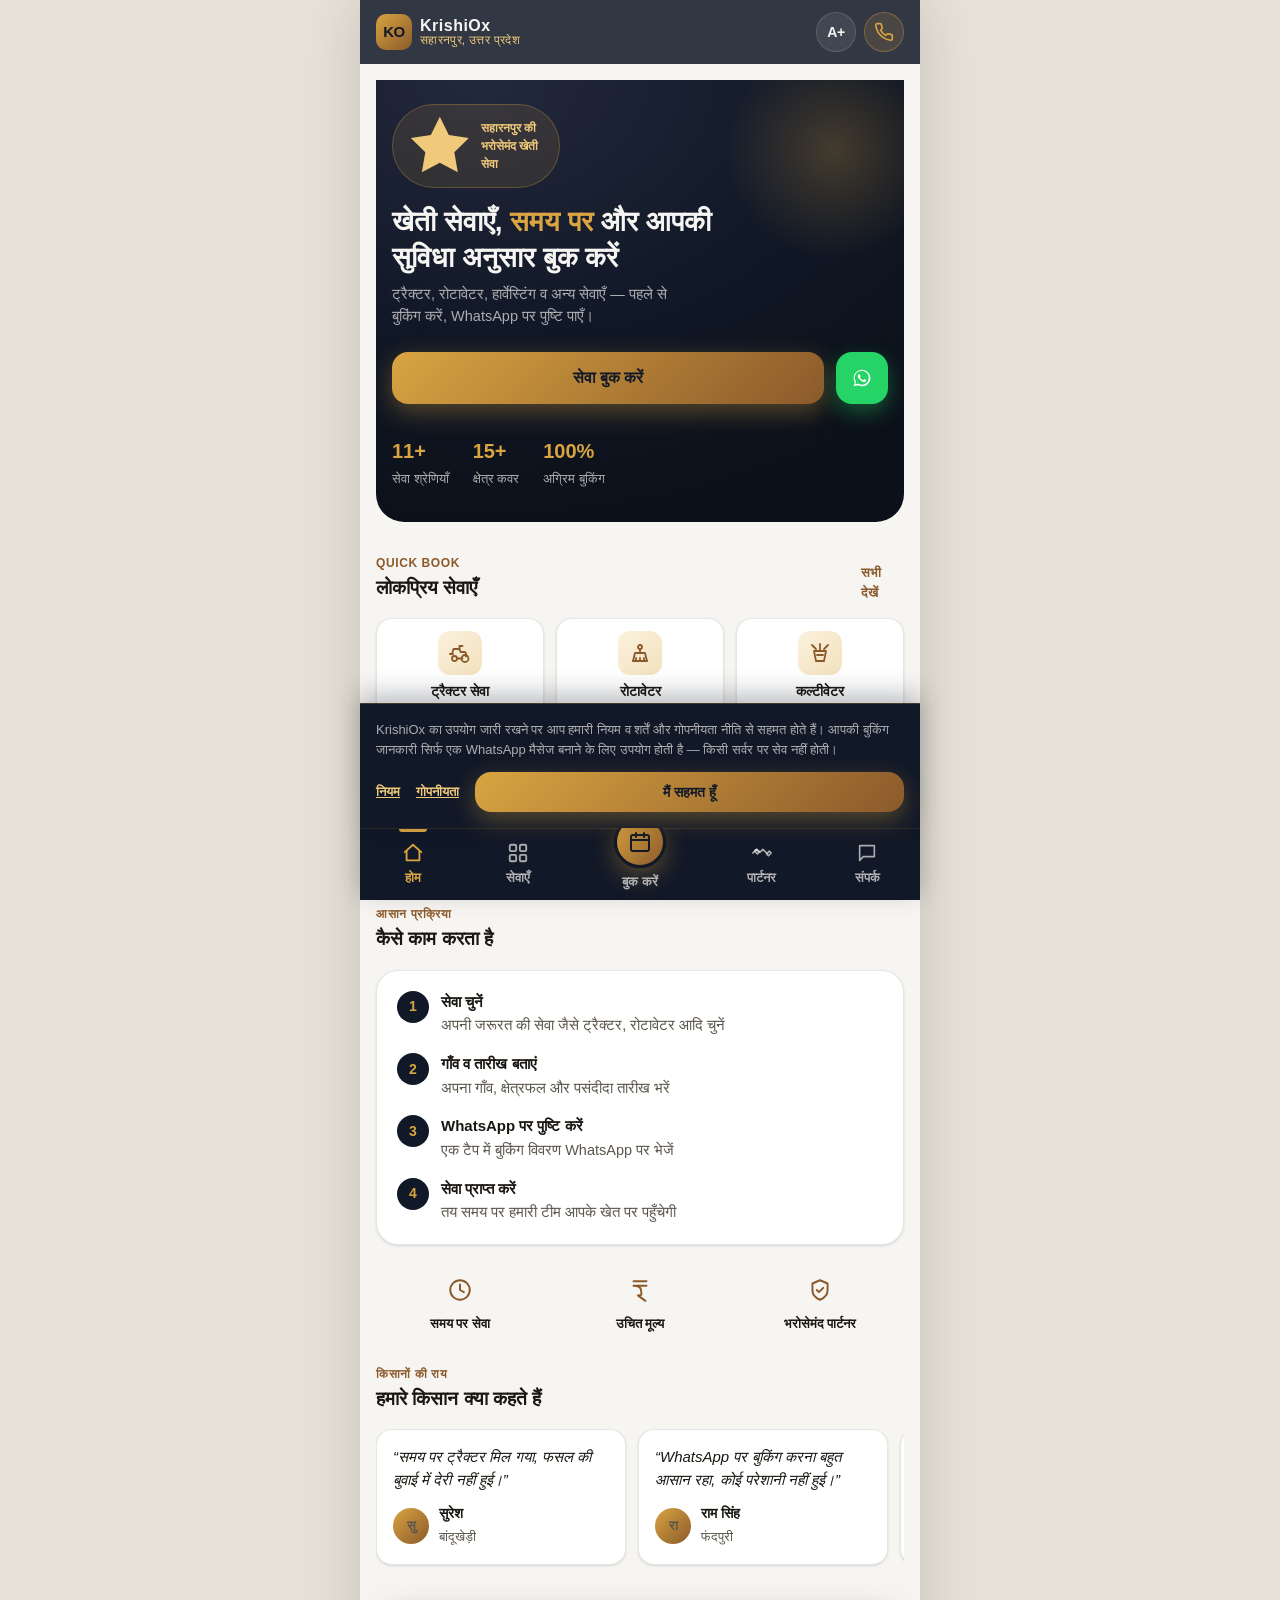
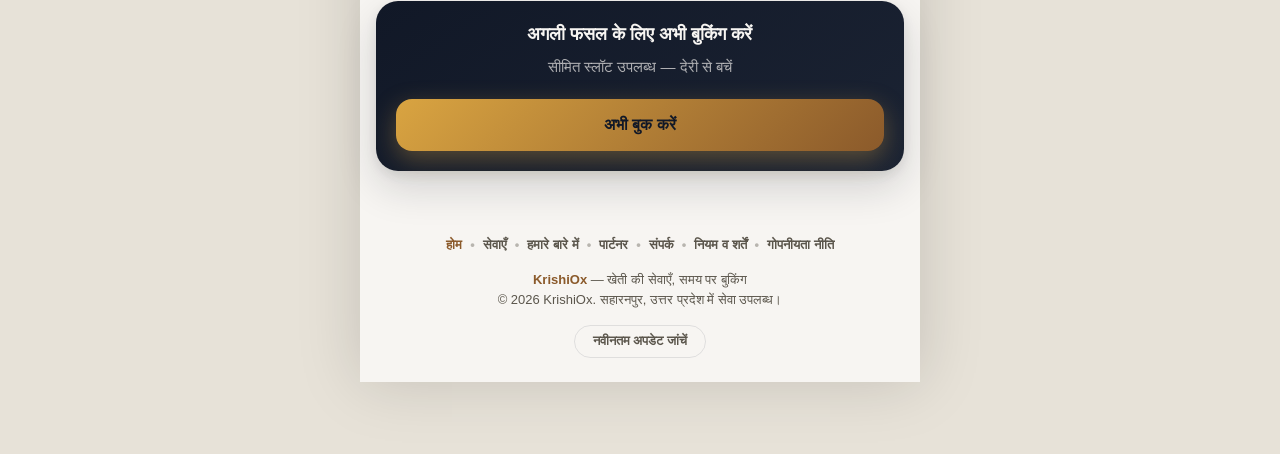
<file: index.html>
<!DOCTYPE html>
<html lang="hi">
<head>
<meta charset="UTF-8">
<meta name="viewport" content="width=device-width, initial-scale=1, viewport-fit=cover">
<title>KrishiOx — खेती सेवा</title>
<meta name="description" content="KrishiOx से सहारनपुर, रुड़की, नकुड़, गंगोह, बंडूखेड़ी, रामपुर मनिहारान व आस-पास के क्षेत्रों में ट्रैक्टर, रोटावेटर, हार्वेस्टिंग और अन्य खेती सेवाएँ पहले से बुक करें। WhatsApp पर तुरंत पुष्टि पाएँ।">
<link rel="canonical" href="https://krishiox.in/">
<!-- TEMP while testing on github.io / before domain is finalized — remove this line to go live (see README "Going live") -->
<meta name="theme-color" content="#111827">
<meta name="mobile-web-app-capable" content="yes">
<meta name="apple-mobile-web-app-capable" content="yes">
<meta name="apple-mobile-web-app-status-bar-style" content="black-translucent">
<meta name="apple-mobile-web-app-title" content="KrishiOx">
<meta http-equiv="Content-Security-Policy" content="default-src 'self'; script-src 'self' 'unsafe-inline'; style-src 'self' 'unsafe-inline'; img-src 'self' data:; font-src 'self'; connect-src 'self'; object-src 'none'; base-uri 'self'; form-action 'self';">
<meta property="og:type" content="website">
<meta property="og:site_name" content="KrishiOx">
<meta property="og:locale" content="hi_IN">
<meta property="og:title" content="KrishiOx — सहारनपुर, रुड़की व नकुड़ में खेती सेवा बुकिंग">
<meta property="og:description" content="ट्रैक्टर, रोटावेटर, हार्वेस्टिंग और अन्य खेती सेवाएँ सहारनपुर, रुड़की, नकुड़, गंगोह, बंडूखेड़ी, रामपुर मनिहारान क्षेत्र में पहले से बुक करें। WhatsApp पर तुरंत पुष्टि पाएँ।">
<meta property="og:url" content="https://krishiox.in/">
<meta property="og:image" content="https://krishiox.in/icons/icon-512.png">
<meta name="twitter:card" content="summary">
<meta name="twitter:title" content="KrishiOx — सहारनपुर, रुड़की व नकुड़ में खेती सेवा बुकिंग">
<meta name="twitter:description" content="ट्रैक्टर, रोटावेटर, हार्वेस्टिंग और अन्य खेती सेवाएँ पहले से बुक करें — सहारनपुर, रुड़की, नकुड़, गंगोह, बंडूखेड़ी, रामपुर मनिहारान क्षेत्र में उपलब्ध।">
<meta name="twitter:image" content="https://krishiox.in/icons/icon-512.png">
<link rel="manifest" href="manifest.json">
<link rel="icon" type="image/png" sizes="32x32" href="icons/favicon-32.png">
<link rel="icon" type="image/png" sizes="16x16" href="icons/favicon-16.png">
<link rel="icon" href="icons/icon-192.png">
<link rel="apple-touch-icon" href="icons/apple-touch-icon.png">
<!-- Preload the full js/main.js module graph in parallel — without this,
     the browser discovers these files one dependency level at a time
     (fetch main.js, parse it, fetch what it imports, parse those, ...),
     costing several extra network round trips before anything can run.
     Keep this list in sync with main.js's imports (see js/main.js itself
     and PERFORMANCE.md for how to check). -->
<link rel="modulepreload" href="js/main.js">
<link rel="modulepreload" href="js/app.js">
<link rel="modulepreload" href="js/branding.js">
<link rel="modulepreload" href="js/contact.js">
<link rel="modulepreload" href="js/icons.js">
<link rel="modulepreload" href="js/navigation.js">
<link rel="modulepreload" href="js/pwa.js">
<link rel="modulepreload" href="js/regions.js">
<link rel="modulepreload" href="js/services.js">
<link rel="modulepreload" href="js/storage.js">
<link rel="modulepreload" href="js/ui.js">
<link rel="modulepreload" href="js/whatsapp.js">
<link rel="stylesheet" href="css/style.css">
<script type="application/ld+json">
{
  "@context": "https://schema.org",
  "@type": "Service",
  "serviceType": "कृषि उपकरण व खेती सेवा बुकिंग (Farm equipment booking service)",
  "provider": {
    "@type": "Organization",
    "name": "KrishiOx",
    "url": "https://krishiox.in/"
  },
  "areaServed": [
    { "@type": "Place", "name": "Saharanpur" },
    { "@type": "Place", "name": "Roorkee" },
    { "@type": "Place", "name": "Nakur" },
    { "@type": "Place", "name": "Gangoh" },
    { "@type": "Place", "name": "Bandukheri" },
    { "@type": "Place", "name": "Rampur Maniharan" },
    { "@type": "Place", "name": "Deoband" },
    { "@type": "Place", "name": "Behat" },
    { "@type": "Place", "name": "Sarsawa" },
    { "@type": "Place", "name": "Nagal" },
    { "@type": "Place", "name": "Punwarka" },
    { "@type": "Place", "name": "Muzaffarabad" },
    { "@type": "Place", "name": "Chutmalpur" },
    { "@type": "Place", "name": "Ambehta" },
    { "@type": "Place", "name": "Sadhauli Qadim" }
  ],
  "hasOfferCatalog": {
    "@type": "OfferCatalog",
    "name": "KrishiOx Services",
    "itemListElement": [
      { "@type": "Offer", "itemOffered": { "@type": "Service", "name": "Tractor Service" } },
      { "@type": "Offer", "itemOffered": { "@type": "Service", "name": "Rotavator" } },
      { "@type": "Offer", "itemOffered": { "@type": "Service", "name": "Cultivator" } },
      { "@type": "Offer", "itemOffered": { "@type": "Service", "name": "Laser Leveller" } },
      { "@type": "Offer", "itemOffered": { "@type": "Service", "name": "Harvesting" } },
      { "@type": "Offer", "itemOffered": { "@type": "Service", "name": "Mini Loader" } },
      { "@type": "Offer", "itemOffered": { "@type": "Service", "name": "Tractor Trolley" } },
      { "@type": "Offer", "itemOffered": { "@type": "Service", "name": "Transport" } },
      { "@type": "Offer", "itemOffered": { "@type": "Service", "name": "Irrigation" } },
      { "@type": "Offer", "itemOffered": { "@type": "Service", "name": "Farm Labour" } }
    ]
  }
}
</script>
</head>
<body>
<div class="offline-banner" id="offlineBanner" role="status" aria-live="polite">आप ऑफ़लाइन हैं — कुछ जानकारी सीमित हो सकती है</div>

<div class="app-shell">
  <header class="site-header" id="siteHeader"></header>

  <main class="page">

    <!-- HERO -->
    <section class="hero">
      <span class="hero-eyebrow">★ सहारनपुर की भरोसेमंद खेती सेवा</span>
      <h1>खेती सेवाएँ, <em>समय पर</em> और आपकी सुविधा अनुसार बुक करें</h1>
      <p>ट्रैक्टर, रोटावेटर, हार्वेस्टिंग व अन्य सेवाएँ — पहले से बुकिंग करें, WhatsApp पर पुष्टि पाएँ।</p>
      <div class="hero-cta-row">
        <a href="booking.html" class="btn btn-primary">सेवा बुक करें</a>
        <a id="heroWaBtn" class="btn btn-whatsapp" style="width:52px;flex:none;padding:0;" href="#" target="_blank" rel="noopener" aria-label="WhatsApp"></a>
      </div>
      <div class="hero-stats">
        <div class="hero-stat"><strong>11+</strong><span>सेवा श्रेणियाँ</span></div>
        <div class="hero-stat"><strong>15+</strong><span>क्षेत्र कवर</span></div>
        <div class="hero-stat"><strong>100%</strong><span>अग्रिम बुकिंग</span></div>
      </div>
    </section>

    <!-- QUICK SERVICES -->
    <section class="section">
      <div class="section-head">
        <div><span class="tag">Quick Book</span><h2>लोकप्रिय सेवाएँ</h2></div>
        <a href="services.html" class="link-more">सभी देखें </a>
      </div>
      <div class="service-grid" id="quickServiceGrid"></div>
    </section>

    <!-- HOW IT WORKS -->
    <section class="section">
      <div class="section-head"><div><span class="tag">आसान प्रक्रिया</span><h2>कैसे काम करता है</h2></div></div>
      <div class="card">
        <div class="steps-list">
          <div class="step-item">
            <div class="step-num">1</div>
            <div><h3>सेवा चुनें</h3><p>अपनी जरूरत की सेवा जैसे ट्रैक्टर, रोटावेटर आदि चुनें</p></div>
          </div>
          <div class="step-item">
            <div class="step-num">2</div>
            <div><h3>गाँव व तारीख बताएं</h3><p>अपना गाँव, क्षेत्रफल और पसंदीदा तारीख भरें</p></div>
          </div>
          <div class="step-item">
            <div class="step-num">3</div>
            <div><h3>WhatsApp पर पुष्टि करें</h3><p>एक टैप में बुकिंग विवरण WhatsApp पर भेजें</p></div>
          </div>
          <div class="step-item">
            <div class="step-num">4</div>
            <div><h3>सेवा प्राप्त करें</h3><p>तय समय पर हमारी टीम आपके खेत पर पहुँचेगी</p></div>
          </div>
        </div>
      </div>
    </section>

    <!-- TRUST -->
    <section class="section">
      <div class="trust-row">
        <div class="trust-item"><span>समय पर सेवा</span></div>
        <div class="trust-item"><span>उचित मूल्य</span></div>
        <div class="trust-item"><span>भरोसेमंद पार्टनर</span></div>
      </div>
    </section>

    <!-- TESTIMONIALS -->
    <section class="section">
      <div class="section-head"><div><span class="tag">किसानों की राय</span><h2>हमारे किसान क्या कहते हैं</h2></div></div>
      <div class="scroll-row" id="testimonialRow"></div>
    </section>

    <!-- CTA BANNER -->
    <section class="section">
      <div class="card-dark text-center">
        <h2 style="font-size:18px;margin-bottom:8px;">अगली फसल के लिए अभी बुकिंग करें</h2>
        <p style="font-size:15px;color:var(--text-on-dark-muted);margin-bottom:20px;">सीमित स्लॉट उपलब्ध — देरी से बचें</p>
        <a href="booking.html" class="btn btn-primary">अभी बुक करें</a>
      </div>
    </section>

  </main>

  <footer class="site-footer">
    <div class="footer-links" id="footerLinks"></div>
    <div id="footerBrand"></div>
  </footer>

  <nav class="bottom-nav" id="bottomNav"></nav>
</div>

<script type="module" src="js/main.js"></script>
<script>
  // Hero icon fills (done post-load since krishiOxIcon() is JS, not usable in raw HTML attrs)
  document.addEventListener("DOMContentLoaded", function () {
    document.querySelector(".hero-eyebrow").innerHTML = krishiOxIcon("star") + " सहारनपुर की भरोसेमंद खेती सेवा";
    document.querySelector(".link-more").innerHTML = "सभी देखें " + krishiOxIcon("chevronRight");

    const trustItems = document.querySelectorAll(".trust-item");
    trustItems[0].innerHTML = krishiOxIcon("clock") + "<span>समय पर सेवा</span>";
    trustItems[1].innerHTML = krishiOxIcon("rupee") + "<span>उचित मूल्य</span>";
    trustItems[2].innerHTML = krishiOxIcon("shield") + "<span>भरोसेमंद पार्टनर</span>";

    const heroWa = document.getElementById("heroWaBtn");
    heroWa.href = buildWhatsAppLink("नमस्ते KrishiOx, मुझे खेती सेवा बुक करनी है।");
    heroWa.innerHTML = krishiOxIcon("whatsapp");

    // Quick service grid — first 6 services
    const grid = document.getElementById("quickServiceGrid");
    let gridHtml = "";
    KRISHIOX_SERVICES.slice(0, 6).forEach(function (s) {
      gridHtml += '<a class="service-card" href="booking.html?service=' + s.id + '">' +
        '<span class="icon-wrap">' + krishiOxIcon(s.icon) + "</span>" +
        '<span class="s-name-hi">' + s.nameHi + "</span>" +
        '<span class="s-name-en">' + s.nameEn + "</span>" +
        "</a>";
    });
    grid.innerHTML = gridHtml;

    // Testimonials
    const testimonials = [
      { name: "सुरेश", place: "बांदूखेड़ी", text: "समय पर ट्रैक्टर मिल गया, फसल की बुवाई में देरी नहीं हुई।", initial: "सु" },
      { name: "राम सिंह", place: "फंदपुरी", text: "WhatsApp पर बुकिंग करना बहुत आसान रहा, कोई परेशानी नहीं हुई।", initial: "रा" },
      { name: "विनोद", place: "दैदनौर", text: "हार्वेस्टिंग सेवा बहुत अच्छी रही, दाम भी उचित थे।", initial: "वि" }
    ];
    const row = document.getElementById("testimonialRow");
    let rowHtml = "";
    testimonials.forEach(function (t) {
      rowHtml += '<div class="testimonial-card"><p>“' + t.text + '”</p>' +
        '<div class="testimonial-who"><span class="avatar-circle">' + t.initial + '</span>' +
        '<div><strong>' + t.name + '</strong><span>' + t.place + '</span></div></div></div>';
    });
    row.innerHTML = rowHtml;
  });
</script>
</body>
</html>
</file>
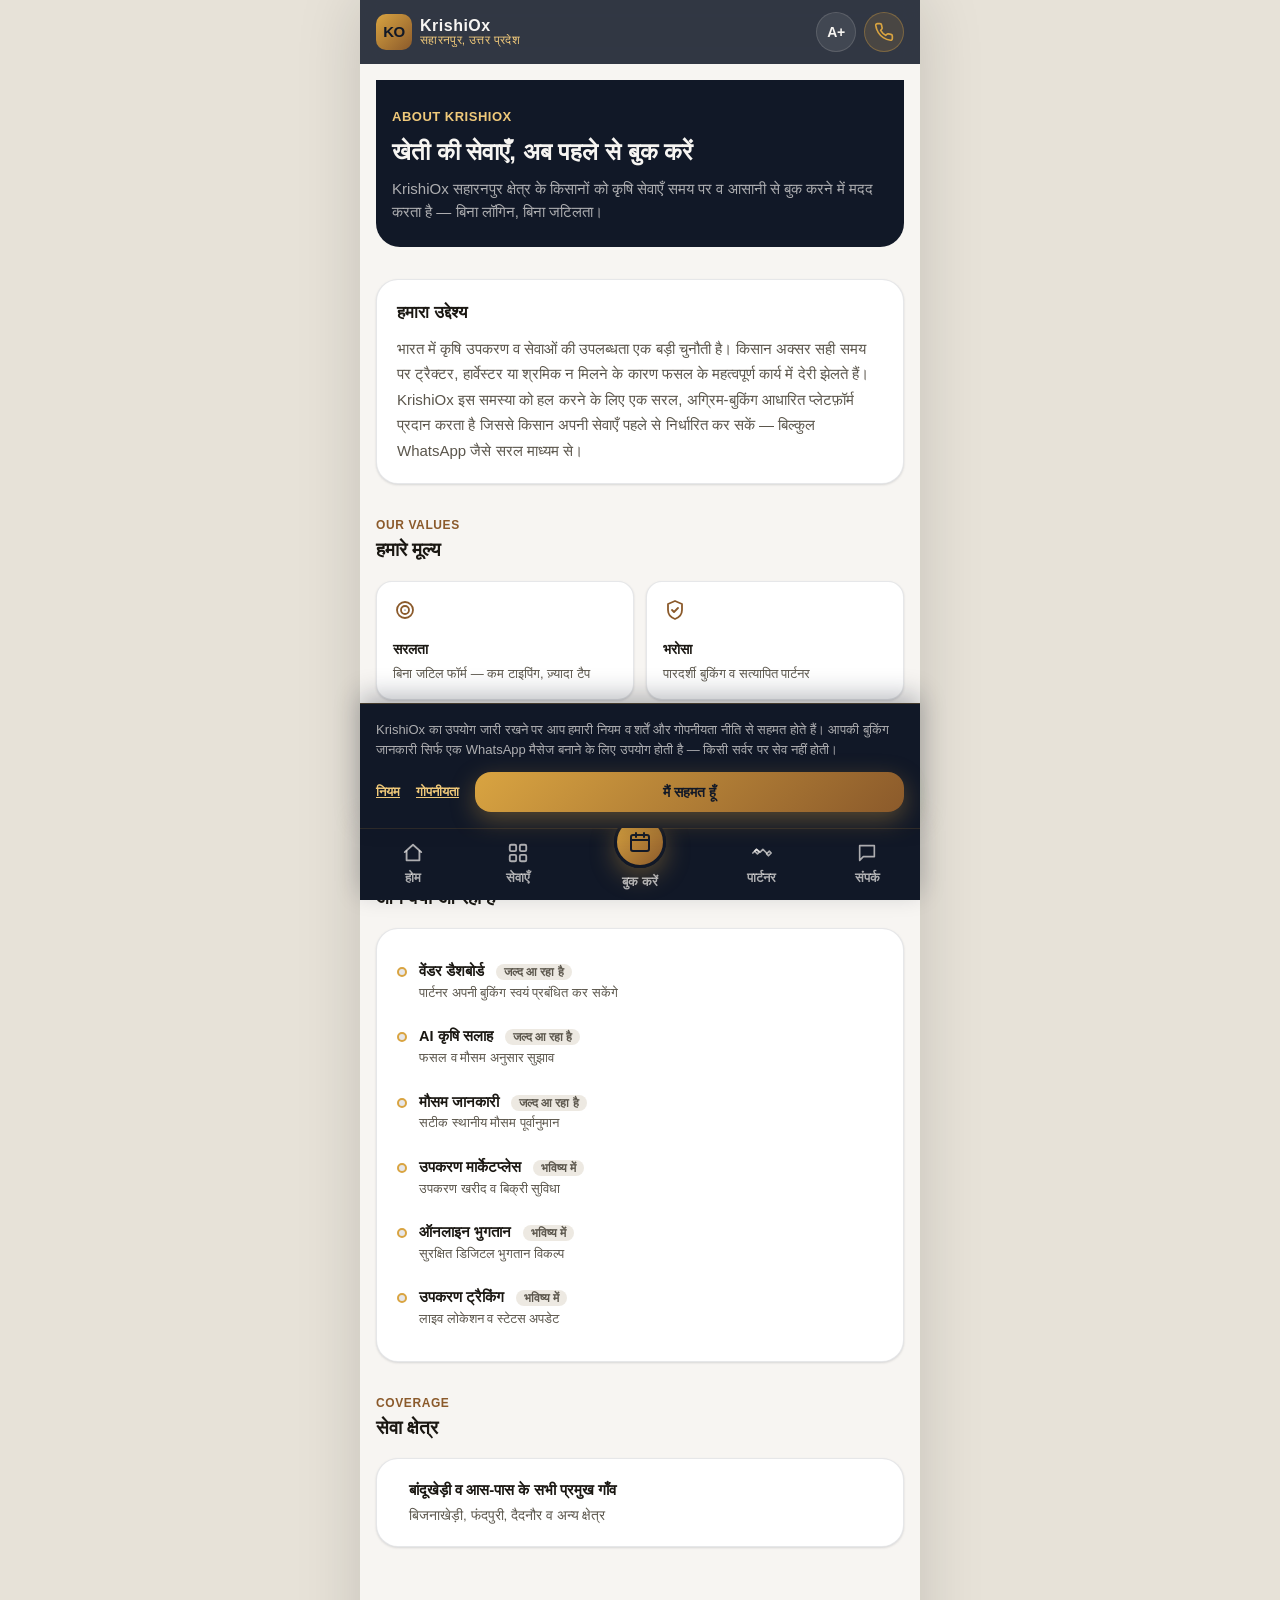
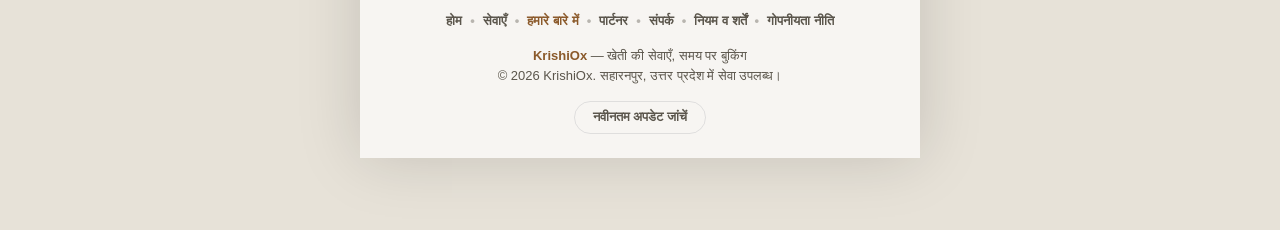
<file: about.html>
<!DOCTYPE html>
<html lang="hi">
<head>
<meta charset="UTF-8">
<meta name="viewport" content="width=device-width, initial-scale=1, viewport-fit=cover">
<title>हमारे बारे में — KrishiOx | सहारनपुर, नकुड़ क्षेत्र</title>
<meta name="description" content="KrishiOx सहारनपुर, रुड़की, नकुड़, गंगोह, बंडूखेड़ी, रामपुर मनिहारान सहित पूरे क्षेत्र के किसानों के लिए एक भरोसेमंद खेती सेवा बुकिंग प्लेटफ़ॉर्म है।">
<link rel="canonical" href="https://krishiox.in/about.html">
<!-- TEMP while testing on github.io / before domain is finalized — remove this line to go live (see README "Going live") -->
<meta name="theme-color" content="#111827">
<meta name="mobile-web-app-capable" content="yes">
<meta name="apple-mobile-web-app-capable" content="yes">
<meta name="apple-mobile-web-app-status-bar-style" content="black-translucent">
<meta name="apple-mobile-web-app-title" content="KrishiOx">
<meta http-equiv="Content-Security-Policy" content="default-src 'self'; script-src 'self' 'unsafe-inline'; style-src 'self' 'unsafe-inline'; img-src 'self' data:; font-src 'self'; connect-src 'self'; object-src 'none'; base-uri 'self'; form-action 'self';">
<meta property="og:type" content="website">
<meta property="og:site_name" content="KrishiOx">
<meta property="og:locale" content="hi_IN">
<meta property="og:title" content="हमारे बारे में — KrishiOx">
<meta property="og:description" content="KrishiOx सहारनपुर, रुड़की, नकुड़, गंगोह, बंडूखेड़ी, रामपुर मनिहारान सहित पूरे क्षेत्र के किसानों के लिए एक भरोसेमंद खेती सेवा बुकिंग प्लेटफ़ॉर्म है।">
<meta property="og:url" content="https://krishiox.in/about.html">
<meta property="og:image" content="https://krishiox.in/icons/icon-512.png">
<link rel="manifest" href="manifest.json">
<link rel="icon" type="image/png" sizes="32x32" href="icons/favicon-32.png">
<link rel="icon" type="image/png" sizes="16x16" href="icons/favicon-16.png">
<link rel="icon" href="icons/icon-192.png">
<link rel="apple-touch-icon" href="icons/apple-touch-icon.png">
<!-- Preload the full js/main.js module graph in parallel — without this,
     the browser discovers these files one dependency level at a time
     (fetch main.js, parse it, fetch what it imports, parse those, ...),
     costing several extra network round trips before anything can run.
     Keep this list in sync with main.js's imports (see js/main.js itself
     and PERFORMANCE.md for how to check). -->
<link rel="modulepreload" href="js/main.js">
<link rel="modulepreload" href="js/app.js">
<link rel="modulepreload" href="js/branding.js">
<link rel="modulepreload" href="js/contact.js">
<link rel="modulepreload" href="js/icons.js">
<link rel="modulepreload" href="js/navigation.js">
<link rel="modulepreload" href="js/pwa.js">
<link rel="modulepreload" href="js/regions.js">
<link rel="modulepreload" href="js/services.js">
<link rel="modulepreload" href="js/storage.js">
<link rel="modulepreload" href="js/ui.js">
<link rel="modulepreload" href="js/whatsapp.js">
<link rel="stylesheet" href="css/style.css">
</head>
<body>
<div class="offline-banner" id="offlineBanner" role="status" aria-live="polite">आप ऑफ़लाइन हैं — कुछ जानकारी सीमित हो सकती है</div>

<div class="app-shell">
  <header class="site-header" id="siteHeader"></header>

  <main class="page">
    <section class="page-hero-sm">
      <span class="tag">About KrishiOx</span>
      <h1>खेती की सेवाएँ, अब पहले से बुक करें</h1>
      <p>KrishiOx सहारनपुर क्षेत्र के किसानों को कृषि सेवाएँ समय पर व आसानी से बुक करने में मदद करता है — बिना लॉगिन, बिना जटिलता।</p>
    </section>

    <section class="section">
      <div class="card">
        <h2 style="font-size:17px;font-weight:800;margin-bottom:10px;">हमारा उद्देश्य</h2>
        <p style="font-size:15px;color:var(--text-muted);line-height:1.7;">
          भारत में कृषि उपकरण व सेवाओं की उपलब्धता एक बड़ी चुनौती है। किसान अक्सर सही समय पर ट्रैक्टर, हार्वेस्टर या श्रमिक न मिलने के कारण
          फसल के महत्वपूर्ण कार्य में देरी झेलते हैं। KrishiOx इस समस्या को हल करने के लिए एक सरल, अग्रिम-बुकिंग आधारित प्लेटफ़ॉर्म प्रदान करता है
          जिससे किसान अपनी सेवाएँ पहले से निर्धारित कर सकें — बिल्कुल WhatsApp जैसे सरल माध्यम से।
        </p>
      </div>
    </section>

    <section class="section">
      <div class="section-head"><div><span class="tag">Our Values</span><h2>हमारे मूल्य</h2></div></div>
      <div class="value-grid">
        <div class="value-card"><span class="v-icon" data-icon="target"></span><h3>सरलता</h3><p>बिना जटिल फॉर्म — कम टाइपिंग, ज़्यादा टैप</p></div>
        <div class="value-card"><span class="v-icon" data-icon="shield"></span><h3>भरोसा</h3><p>पारदर्शी बुकिंग व सत्यापित पार्टनर</p></div>
        <div class="value-card"><span class="v-icon" data-icon="clock"></span><h3>समयबद्धता</h3><p>अग्रिम शेड्यूलिंग से समय की बचत</p></div>
        <div class="value-card"><span class="v-icon" data-icon="users"></span><h3>किसान-केंद्रित</h3><p>ग्रामीण उपयोगकर्ताओं के लिए बनाया गया</p></div>
      </div>
    </section>

    <section class="section">
      <div class="section-head"><div><span class="tag">Coming Soon</span><h2>आगे क्या आ रहा है</h2></div></div>
      <div class="card">
        <div class="roadmap-item">
          <span class="roadmap-dot"></span>
          <div><h3>वेंडर डैशबोर्ड <span class="roadmap-badge">जल्द आ रहा है</span></h3><p>पार्टनर अपनी बुकिंग स्वयं प्रबंधित कर सकेंगे</p></div>
        </div>
        <div class="roadmap-item">
          <span class="roadmap-dot"></span>
          <div><h3>AI कृषि सलाह <span class="roadmap-badge">जल्द आ रहा है</span></h3><p>फसल व मौसम अनुसार सुझाव</p></div>
        </div>
        <div class="roadmap-item">
          <span class="roadmap-dot"></span>
          <div><h3>मौसम जानकारी <span class="roadmap-badge">जल्द आ रहा है</span></h3><p>सटीक स्थानीय मौसम पूर्वानुमान</p></div>
        </div>
        <div class="roadmap-item">
          <span class="roadmap-dot"></span>
          <div><h3>उपकरण मार्केटप्लेस <span class="roadmap-badge">भविष्य में</span></h3><p>उपकरण खरीद व बिक्री सुविधा</p></div>
        </div>
        <div class="roadmap-item">
          <span class="roadmap-dot"></span>
          <div><h3>ऑनलाइन भुगतान <span class="roadmap-badge">भविष्य में</span></h3><p>सुरक्षित डिजिटल भुगतान विकल्प</p></div>
        </div>
        <div class="roadmap-item">
          <span class="roadmap-dot"></span>
          <div><h3>उपकरण ट्रैकिंग <span class="roadmap-badge">भविष्य में</span></h3><p>लाइव लोकेशन व स्टेटस अपडेट</p></div>
        </div>
      </div>
    </section>

    <section class="section">
      <div class="section-head"><div><span class="tag">Coverage</span><h2>सेवा क्षेत्र</h2></div></div>
      <div class="card flex-row gap-3">
        <span id="mapIcon"></span>
        <div>
          <p style="font-size:15px;font-weight:700;">बांदूखेड़ी व आस-पास के सभी प्रमुख गाँव</p>
          <p style="font-size:13.5px;color:var(--text-muted);margin-top:4px;">बिजनाखेड़ी, फंदपुरी, दैदनौर व अन्य क्षेत्र</p>
        </div>
      </div>
    </section>
  </main>

  <footer class="site-footer">
    <div class="footer-links" id="footerLinks"></div>
    <div id="footerBrand"></div>
  </footer>

  <nav class="bottom-nav" id="bottomNav"></nav>
</div>

<script type="module" src="js/main.js"></script>
<script>
  document.addEventListener("DOMContentLoaded", function () {
    document.querySelectorAll(".value-card .v-icon").forEach(function (el) {
      el.outerHTML = krishiOxIcon(el.getAttribute("data-icon"));
    });
    document.getElementById("mapIcon").innerHTML = krishiOxIcon("map");
  });
</script>
</body>
</html>
</file>
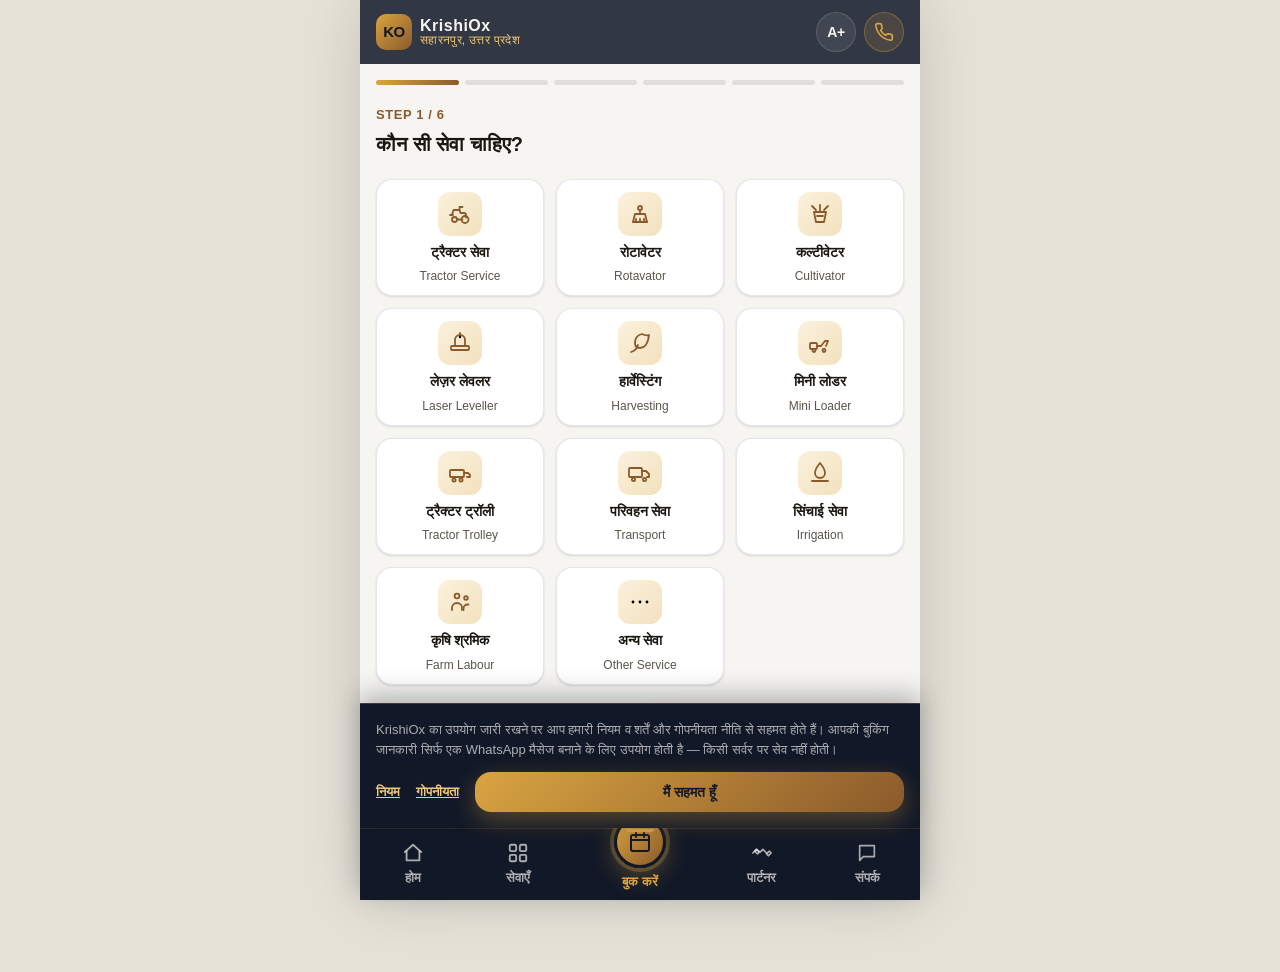
<file: booking.html>
<!DOCTYPE html>
<html lang="hi">
<head>
<meta charset="UTF-8">
<meta name="viewport" content="width=device-width, initial-scale=1, viewport-fit=cover">
<title>सेवा बुक करें — KrishiOx | सहारनपुर, नकुड़ क्षेत्र</title>
<meta name="description" content="KrishiOx पर आसानी से अपनी खेती सेवा बुक करें — सेवा, गाँव, तारीख चुनें और WhatsApp पर पुष्टि पाएँ। सहारनपुर, रुड़की, नकुड़, गंगोह, बंडूखेड़ी, रामपुर मनिहारान क्षेत्र में सेवा उपलब्ध।">
<link rel="canonical" href="https://krishiox.in/booking.html">
<meta name="theme-color" content="#111827">
<meta name="mobile-web-app-capable" content="yes">
<meta name="apple-mobile-web-app-capable" content="yes">
<meta name="apple-mobile-web-app-status-bar-style" content="black-translucent">
<meta name="apple-mobile-web-app-title" content="KrishiOx">
<meta http-equiv="Content-Security-Policy" content="default-src 'self'; script-src 'self' 'unsafe-inline'; style-src 'self' 'unsafe-inline'; img-src 'self' data:; font-src 'self'; connect-src 'self'; object-src 'none'; base-uri 'self'; form-action 'self';">
<meta property="og:type" content="website">
<meta property="og:site_name" content="KrishiOx">
<meta property="og:locale" content="hi_IN">
<meta property="og:title" content="सेवा बुक करें — KrishiOx">
<meta property="og:description" content="KrishiOx पर आसानी से अपनी खेती सेवा बुक करें — सेवा, गाँव, तारीख चुनें और WhatsApp पर पुष्टि पाएँ।">
<meta property="og:url" content="https://krishiox.in/booking.html">
<meta property="og:image" content="https://krishiox.in/icons/icon-512.png">
<link rel="manifest" href="manifest.json">
<link rel="icon" type="image/png" sizes="32x32" href="icons/favicon-32.png">
<link rel="icon" type="image/png" sizes="16x16" href="icons/favicon-16.png">
<link rel="icon" href="icons/icon-192.png">
<link rel="apple-touch-icon" href="icons/apple-touch-icon.png">
<!-- Preload the full js/main.js + js/booking.js module graph in parallel —
     without this, the browser discovers these files one dependency level
     at a time (fetch main.js, parse it, fetch what it imports, parse
     those, ...), costing several extra network round trips before the
     booking wizard can respond to a tap. This page's list is bigger than
     the other pages' because it also loads the booking engine (js/booking/*).
     Keep this list in sync with main.js's and booking.js's imports (see
     those files themselves and PERFORMANCE.md for how to check). -->
<link rel="modulepreload" href="js/main.js">
<link rel="modulepreload" href="js/booking.js">
<link rel="modulepreload" href="js/app.js">
<link rel="modulepreload" href="js/booking/delivery-adapter.js">
<link rel="modulepreload" href="js/booking/engine.js">
<link rel="modulepreload" href="js/booking/model.js">
<link rel="modulepreload" href="js/booking/serializer.js">
<link rel="modulepreload" href="js/booking/validator.js">
<link rel="modulepreload" href="js/booking/whatsapp-delivery-adapter.js">
<link rel="modulepreload" href="js/branding.js">
<link rel="modulepreload" href="js/contact.js">
<link rel="modulepreload" href="js/icons.js">
<link rel="modulepreload" href="js/navigation.js">
<link rel="modulepreload" href="js/pwa.js">
<link rel="modulepreload" href="js/regions.js">
<link rel="modulepreload" href="js/services.js">
<link rel="modulepreload" href="js/storage.js">
<link rel="modulepreload" href="js/ui.js">
<link rel="modulepreload" href="js/utils.js">
<link rel="modulepreload" href="js/villages.js">
<link rel="modulepreload" href="js/whatsapp.js">
<link rel="stylesheet" href="css/style.css">
</head>
<body>
<div class="offline-banner" id="offlineBanner" role="status" aria-live="polite">आप ऑफ़लाइन हैं — कुछ जानकारी सीमित हो सकती है</div>

<div class="app-shell">
  <header class="site-header" id="siteHeader"></header>

  <main class="page" id="bookingPage">
    <h1 class="sr-only">सेवा बुक करें</h1>

    <div id="wizardWrap">
      <div class="wizard-progress" id="wizardProgress"></div>

      <!-- STEP 1: SERVICE -->
      <section class="wizard-step active" data-step="1">
        <div class="wizard-step-label">Step 1 / 6</div>
        <h2 class="wizard-step-title" tabindex="-1">कौन सी सेवा चाहिए?</h2>
        <div class="service-grid" id="bookingServiceGrid"></div>
      </section>

      <!-- STEP 2: VILLAGE -->
      <section class="wizard-step" data-step="2">
        <div class="wizard-step-label">Step 2 / 6</div>
        <h2 class="wizard-step-title" tabindex="-1">आपका गाँव / क्षेत्र</h2>
        <div class="form-group">
          <label class="form-label" for="villageInput">गाँव का नाम <span class="req">*</span></label>
          <input class="input" list="villageList" id="villageInput" placeholder="जैसे: बांदूखेड़ी" autocomplete="off">
          <datalist id="villageList"></datalist>
          <p class="form-hint">सूची में न हो तो सीधे टाइप करें</p>
        </div>
        <div class="form-group">
          <label class="form-label" id="villageChipsLabel">तेज़ चयन</label>
          <div class="chip-row" id="villageChips" role="group" aria-labelledby="villageChipsLabel"></div>
        </div>
      </section>

      <!-- STEP 3: AREA / QUANTITY -->
      <section class="wizard-step" data-step="3">
        <div class="wizard-step-label">Step 3 / 6</div>
        <h2 class="wizard-step-title" id="quantityTitle" tabindex="-1">कितना क्षेत्रफल?</h2>
        <div class="form-group">
          <label class="form-label" id="quantityLabel">मात्रा चुनें</label>
          <div class="qty-stepper" role="group" aria-labelledby="quantityLabel">
            <button type="button" class="qty-btn" id="qtyMinus" aria-label="कम करें">−</button>
            <div>
              <div class="qty-value" id="qtyValue" aria-live="polite">1</div>
              <span class="qty-unit" id="qtyUnit">बीघा</span>
            </div>
            <button type="button" class="qty-btn" id="qtyPlus" aria-label="बढ़ाएँ">+</button>
          </div>
        </div>
        <div class="form-group" id="otherDetailsGroup" style="display:none;">
          <label class="form-label" for="otherDetailsInput">अपनी आवश्यकता बताएं <span class="req">*</span></label>
          <textarea class="textarea" id="otherDetailsInput" placeholder="जैसे: बीज बुवाई मशीन चाहिए..."></textarea>
        </div>
      </section>

      <!-- STEP 4: DATE -->
      <section class="wizard-step" data-step="4">
        <div class="wizard-step-label">Step 4 / 6</div>
        <h2 class="wizard-step-title" tabindex="-1">पसंदीदा तारीख</h2>
        <div class="form-group">
          <label class="form-label" id="dateChipsLabel">तेज़ चयन</label>
          <div class="chip-row" id="dateChips" role="group" aria-labelledby="dateChipsLabel"></div>
        </div>
        <div class="form-group">
          <label class="form-label" for="dateInput">या तारीख चुनें <span class="req">*</span></label>
          <input class="input" type="date" id="dateInput">
        </div>
      </section>

      <!-- STEP 5: REMARKS + CONTACT -->
      <section class="wizard-step" data-step="5">
        <div class="wizard-step-label">Step 5 / 6</div>
        <h2 class="wizard-step-title" tabindex="-1">अतिरिक्त जानकारी</h2>
        <div class="form-group">
          <label class="form-label" for="nameInput">आपका नाम <span class="req">*</span></label>
          <input class="input" id="nameInput" placeholder="जैसे: सुरेश कुमार" autocomplete="off">
        </div>
        <div class="form-group">
          <label class="form-label" for="phoneInput">मोबाइल नंबर</label>
          <input class="input" id="phoneInput" type="tel" inputmode="numeric" maxlength="10" placeholder="10 अंकों का मोबाइल नंबर" autocomplete="off">
          <p class="form-hint">वैकल्पिक — WhatsApp आपके अपने नंबर से ही भेजा जाएगा</p>
        </div>
        <div class="form-group">
          <label class="form-label" for="remarksInput">विशेष टिप्पणी (Remarks)</label>
          <textarea class="textarea" id="remarksInput" placeholder="कोई विशेष जानकारी हो तो यहाँ लिखें (वैकल्पिक)"></textarea>
        </div>
      </section>

      <!-- STEP 6: CONFIRM -->
      <section class="wizard-step" data-step="6">
        <div class="wizard-step-label">Step 6 / 6</div>
        <h2 class="wizard-step-title" tabindex="-1">बुकिंग की पुष्टि करें</h2>
        <div class="card">
          <div class="summary-list" id="summaryList"></div>
        </div>
        <div class="info-strip mt-4">
          <span id="confirmInfoIcon"></span>
          <p>"WhatsApp पर बुक करें" दबाने पर आपकी बुकिंग जानकारी WhatsApp में पहले से भरी हुई दिखेगी — बस भेज दें।</p>
        </div>
      </section>

      <div class="wizard-nav">
        <button class="btn btn-outline" id="btnBack">पीछे</button>
        <button class="btn btn-primary" id="btnNext">आगे बढ़ें</button>
      </div>
    </div>

    <!-- SUCCESS STATE (shown after WhatsApp confirm tap) -->
    <div id="successWrap" class="success-wrap" style="display:none;">
      <div class="success-icon" id="successIcon"></div>
      <h2 tabindex="-1">बुकिंग विवरण तैयार है!</h2>
      <p>WhatsApp खोलकर संदेश भेजें — हमारी टीम जल्द ही आपसे संपर्क करेगी।</p>
      <div style="margin-top:28px;display:flex;flex-direction:column;gap:12px;">
        <a class="btn btn-whatsapp" id="successWaBtn" target="_blank" rel="noopener"></a>
        <button type="button" class="btn btn-outline" id="copyMessageBtn">मैसेज कॉपी करें (नेटवर्क न हो तो)</button>
        <a class="btn btn-ghost" href="booking.html">नई बुकिंग करें</a>
        <a class="btn btn-outline" href="index.html">होम पर जाएँ</a>
      </div>
    </div>

  </main>

  <nav class="bottom-nav" id="bottomNav"></nav>
</div>

<script type="module" src="js/main.js"></script>
<script type="module" src="js/booking.js"></script>
</body>
</html>
</file>
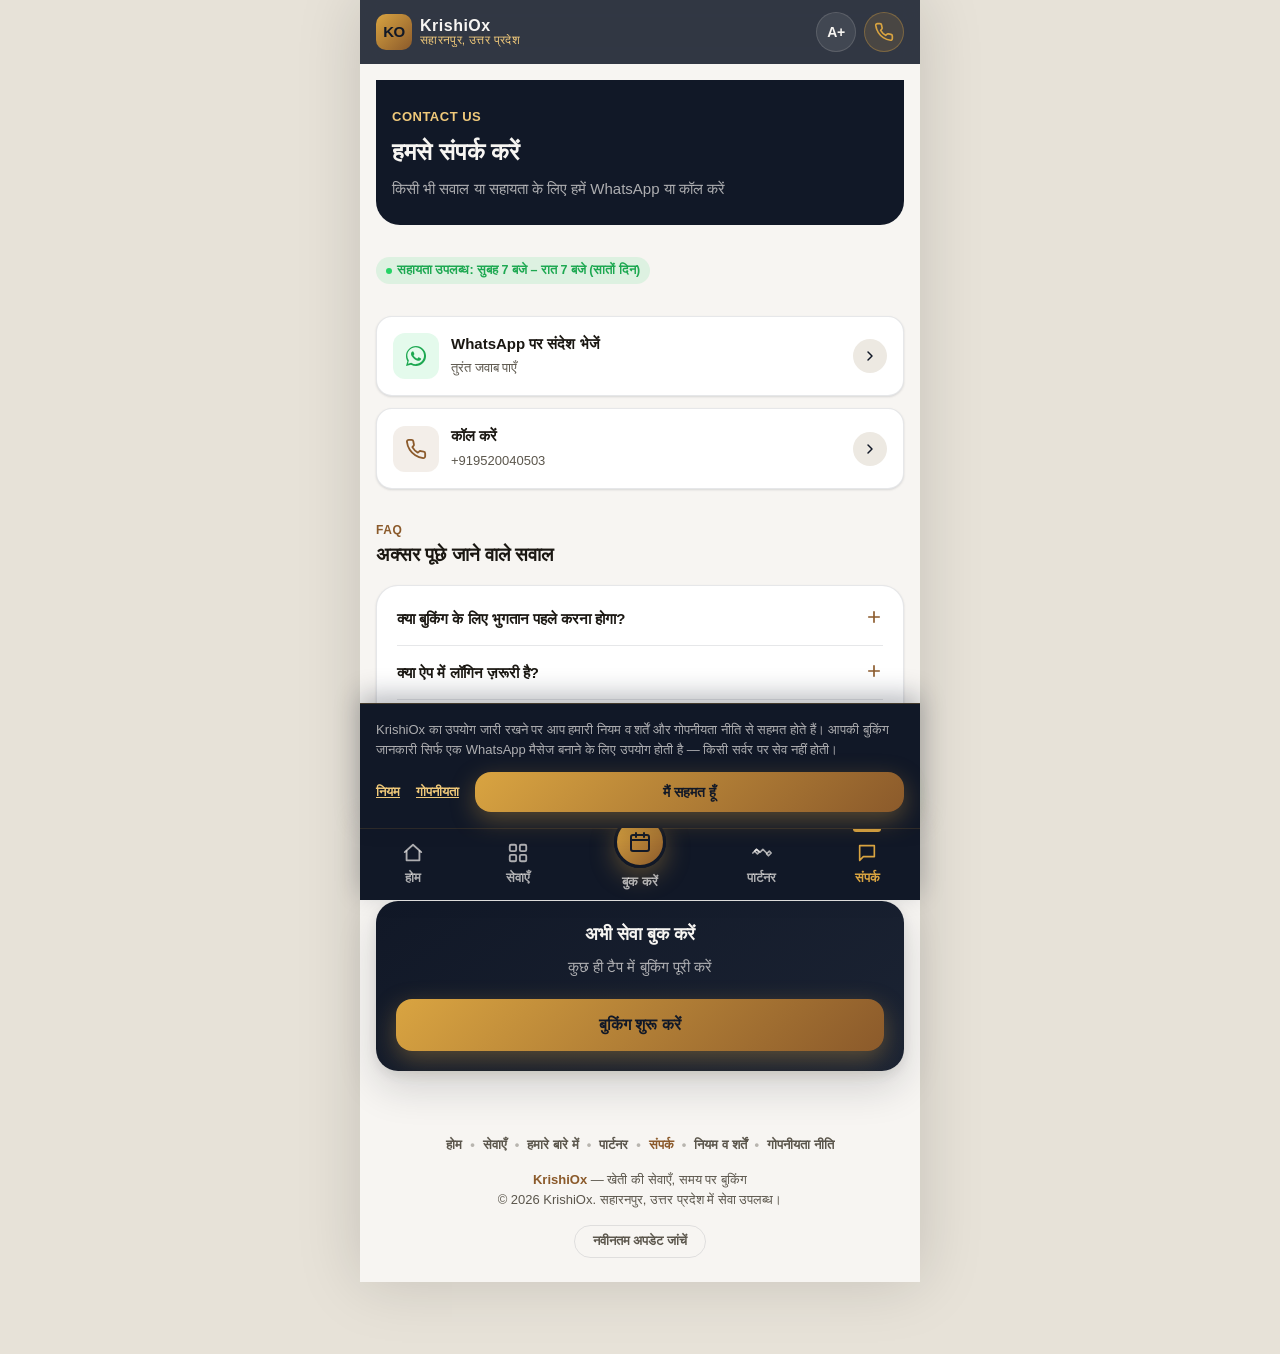
<file: contact.html>
<!DOCTYPE html>
<html lang="hi">
<head>
<meta charset="UTF-8">
<meta name="viewport" content="width=device-width, initial-scale=1, viewport-fit=cover">
<title>संपर्क करें — KrishiOx | सहारनपुर, नकुड़ क्षेत्र</title>
<meta name="description" content="KrishiOx टीम से WhatsApp या कॉल के माध्यम से संपर्क करें — सहारनपुर, रुड़की, नकुड़, गंगोह, बंडूखेड़ी, रामपुर मनिहारान क्षेत्र में सेवा उपलब्ध।">
<link rel="canonical" href="https://krishiox.in/contact.html">
<!-- TEMP while testing on github.io / before domain is finalized — remove this line to go live (see README "Going live") -->
<meta name="theme-color" content="#111827">
<meta name="mobile-web-app-capable" content="yes">
<meta name="apple-mobile-web-app-capable" content="yes">
<meta name="apple-mobile-web-app-status-bar-style" content="black-translucent">
<meta name="apple-mobile-web-app-title" content="KrishiOx">
<meta http-equiv="Content-Security-Policy" content="default-src 'self'; script-src 'self' 'unsafe-inline'; style-src 'self' 'unsafe-inline'; img-src 'self' data:; font-src 'self'; connect-src 'self'; object-src 'none'; base-uri 'self'; form-action 'self';">
<meta property="og:type" content="website">
<meta property="og:site_name" content="KrishiOx">
<meta property="og:locale" content="hi_IN">
<meta property="og:title" content="संपर्क करें — KrishiOx">
<meta property="og:description" content="KrishiOx टीम से WhatsApp या कॉल के माध्यम से संपर्क करें — सहारनपुर, रुड़की, नकुड़, गंगोह, बंडूखेड़ी, रामपुर मनिहारान क्षेत्र में सेवा उपलब्ध।">
<meta property="og:url" content="https://krishiox.in/contact.html">
<meta property="og:image" content="https://krishiox.in/icons/icon-512.png">
<link rel="manifest" href="manifest.json">
<link rel="icon" type="image/png" sizes="32x32" href="icons/favicon-32.png">
<link rel="icon" type="image/png" sizes="16x16" href="icons/favicon-16.png">
<link rel="icon" href="icons/icon-192.png">
<link rel="apple-touch-icon" href="icons/apple-touch-icon.png">
<!-- Preload the full js/main.js module graph in parallel — without this,
     the browser discovers these files one dependency level at a time
     (fetch main.js, parse it, fetch what it imports, parse those, ...),
     costing several extra network round trips before anything can run.
     Keep this list in sync with main.js's imports (see js/main.js itself
     and PERFORMANCE.md for how to check). -->
<link rel="modulepreload" href="js/main.js">
<link rel="modulepreload" href="js/app.js">
<link rel="modulepreload" href="js/branding.js">
<link rel="modulepreload" href="js/contact.js">
<link rel="modulepreload" href="js/icons.js">
<link rel="modulepreload" href="js/navigation.js">
<link rel="modulepreload" href="js/pwa.js">
<link rel="modulepreload" href="js/regions.js">
<link rel="modulepreload" href="js/services.js">
<link rel="modulepreload" href="js/storage.js">
<link rel="modulepreload" href="js/ui.js">
<link rel="modulepreload" href="js/whatsapp.js">
<link rel="stylesheet" href="css/style.css">
<script type="application/ld+json">
{
  "@context": "https://schema.org",
  "@type": "FAQPage",
  "mainEntity": [
    {
      "@type": "Question",
      "name": "क्या बुकिंग के लिए भुगतान पहले करना होगा?",
      "acceptedAnswer": { "@type": "Answer", "text": "नहीं, KrishiOx पर बुकिंग के लिए किसी भी अग्रिम भुगतान की आवश्यकता नहीं है। भुगतान सेवा प्रदाता से सीधे तय होता है।" }
    },
    {
      "@type": "Question",
      "name": "क्या ऐप में लॉगिन ज़रूरी है?",
      "acceptedAnswer": { "@type": "Answer", "text": "नहीं, KrishiOx पर बुकिंग हेतु किसी लॉगिन या रजिस्ट्रेशन की आवश्यकता नहीं है। सीधे WhatsApp से बुकिंग करें।" }
    },
    {
      "@type": "Question",
      "name": "बुकिंग के बाद क्या होगा?",
      "acceptedAnswer": { "@type": "Answer", "text": "आपकी बुकिंग जानकारी WhatsApp पर भेजते ही हमारी टीम या नज़दीकी पार्टनर आपसे संपर्क कर पुष्टि करेगा।" }
    },
    {
      "@type": "Question",
      "name": "क्या मैं बुकिंग रद्द कर सकता हूँ?",
      "acceptedAnswer": { "@type": "Answer", "text": "हाँ, बुकिंग रद्द करने या समय बदलने के लिए बस WhatsApp पर हमें सूचित करें।" }
    },
    {
      "@type": "Question",
      "name": "सेवा किन क्षेत्रों में उपलब्ध है?",
      "acceptedAnswer": { "@type": "Answer", "text": "वर्तमान में सहारनपुर, रुड़की, नकुड़, गंगोह, बंडूखेड़ी, रामपुर मनिहारान सहित सहारनपुर क्षेत्र के सभी प्रमुख गाँवों में सेवा उपलब्ध है। नए क्षेत्र लगातार जोड़े जा रहे हैं।" }
    }
  ]
}
</script>
</head>
<body>
<div class="offline-banner" id="offlineBanner" role="status" aria-live="polite">आप ऑफ़लाइन हैं — कुछ जानकारी सीमित हो सकती है</div>

<div class="app-shell">
  <header class="site-header" id="siteHeader"></header>

  <main class="page">
    <section class="page-hero-sm">
      <span class="tag">Contact Us</span>
      <h1>हमसे संपर्क करें</h1>
      <p>किसी भी सवाल या सहायता के लिए हमें WhatsApp या कॉल करें</p>
    </section>

    <section class="section">
      <span class="badge-live" id="hoursBadge"></span>
    </section>

    <section class="section">
      <a class="contact-method wa" id="waContactRow" target="_blank" rel="noopener">
        <span class="icon-wrap"></span>
        <div class="cm-body"><h2>WhatsApp पर संदेश भेजें</h2><span>तुरंत जवाब पाएँ</span></div>
        <span class="cm-go"></span>
      </a>
      <a class="contact-method call" id="callContactRow">
        <span class="icon-wrap"></span>
        <div class="cm-body"><h2>कॉल करें</h2><span id="callNumberText"></span></div>
        <span class="cm-go"></span>
      </a>
    </section>

    <section class="section">
      <div class="section-head"><div><span class="tag">FAQ</span><h2>अक्सर पूछे जाने वाले सवाल</h2></div></div>
      <div class="card" style="padding:6px 20px;">
        <div class="faq-item">
          <button type="button" class="faq-q" aria-expanded="false" aria-controls="faqAnswer1"><span>क्या बुकिंग के लिए भुगतान पहले करना होगा?</span><span id="faqIcon1"></span></button>
          <div class="faq-a" id="faqAnswer1">नहीं, KrishiOx पर बुकिंग के लिए किसी भी अग्रिम भुगतान की आवश्यकता नहीं है। भुगतान सेवा प्रदाता से सीधे तय होता है।</div>
        </div>
        <div class="faq-item">
          <button type="button" class="faq-q" aria-expanded="false" aria-controls="faqAnswer2"><span>क्या ऐप में लॉगिन ज़रूरी है?</span><span id="faqIcon2"></span></button>
          <div class="faq-a" id="faqAnswer2">नहीं, KrishiOx पर बुकिंग हेतु किसी लॉगिन या रजिस्ट्रेशन की आवश्यकता नहीं है। सीधे WhatsApp से बुकिंग करें।</div>
        </div>
        <div class="faq-item">
          <button type="button" class="faq-q" aria-expanded="false" aria-controls="faqAnswer3"><span>बुकिंग के बाद क्या होगा?</span><span id="faqIcon3"></span></button>
          <div class="faq-a" id="faqAnswer3">आपकी बुकिंग जानकारी WhatsApp पर भेजते ही हमारी टीम या नज़दीकी पार्टनर आपसे संपर्क कर पुष्टि करेगा।</div>
        </div>
        <div class="faq-item">
          <button type="button" class="faq-q" aria-expanded="false" aria-controls="faqAnswer4"><span>क्या मैं बुकिंग रद्द कर सकता हूँ?</span><span id="faqIcon4"></span></button>
          <div class="faq-a" id="faqAnswer4">हाँ, बुकिंग रद्द करने या समय बदलने के लिए बस WhatsApp पर हमें सूचित करें।</div>
        </div>
        <div class="faq-item">
          <button type="button" class="faq-q" aria-expanded="false" aria-controls="faqAnswer5"><span>सेवा किन क्षेत्रों में उपलब्ध है?</span><span id="faqIcon5"></span></button>
          <div class="faq-a" id="faqAnswer5">वर्तमान में सहारनपुर क्षेत्र के प्रमुख गाँवों में सेवा उपलब्ध है। नए क्षेत्र लगातार जोड़े जा रहे हैं।</div>
        </div>
      </div>
    </section>

    <section class="section">
      <div class="card-dark text-center">
        <h2 style="font-size:18px;margin-bottom:8px;">अभी सेवा बुक करें</h2>
        <p style="font-size:15px;color:var(--text-on-dark-muted);margin-bottom:20px;">कुछ ही टैप में बुकिंग पूरी करें</p>
        <a href="booking.html" class="btn btn-primary">बुकिंग शुरू करें</a>
      </div>
    </section>
  </main>

  <footer class="site-footer">
    <div class="footer-links" id="footerLinks"></div>
    <div id="footerBrand"></div>
  </footer>

  <nav class="bottom-nav" id="bottomNav"></nav>
</div>

<script type="module" src="js/main.js"></script>
<script>
  document.addEventListener("DOMContentLoaded", function () {
    document.getElementById("hoursBadge").textContent = "सहायता उपलब्ध: " + KRISHIOX_CONFIG.supportHours;

    const waRow = document.getElementById("waContactRow");
    waRow.href = buildWhatsAppLink("नमस्ते KrishiOx, मुझे सहायता चाहिए।");
    waRow.querySelector(".icon-wrap").innerHTML = krishiOxIcon("whatsapp");
    waRow.querySelector(".cm-go").innerHTML = krishiOxIcon("chevronRight");

    const callRow = document.getElementById("callContactRow");
    callRow.href = "tel:" + KRISHIOX_CONFIG.callNumber;
    callRow.querySelector(".icon-wrap").innerHTML = krishiOxIcon("phone");
    callRow.querySelector(".cm-go").innerHTML = krishiOxIcon("chevronRight");
    document.getElementById("callNumberText").textContent = KRISHIOX_CONFIG.callNumber;

    for (let i = 1; i <= 5; i++) {
      const el = document.getElementById("faqIcon" + i);
      if (el) el.innerHTML = krishiOxIcon("plus");
    }
  });
</script>
</body>
</html>
</file>
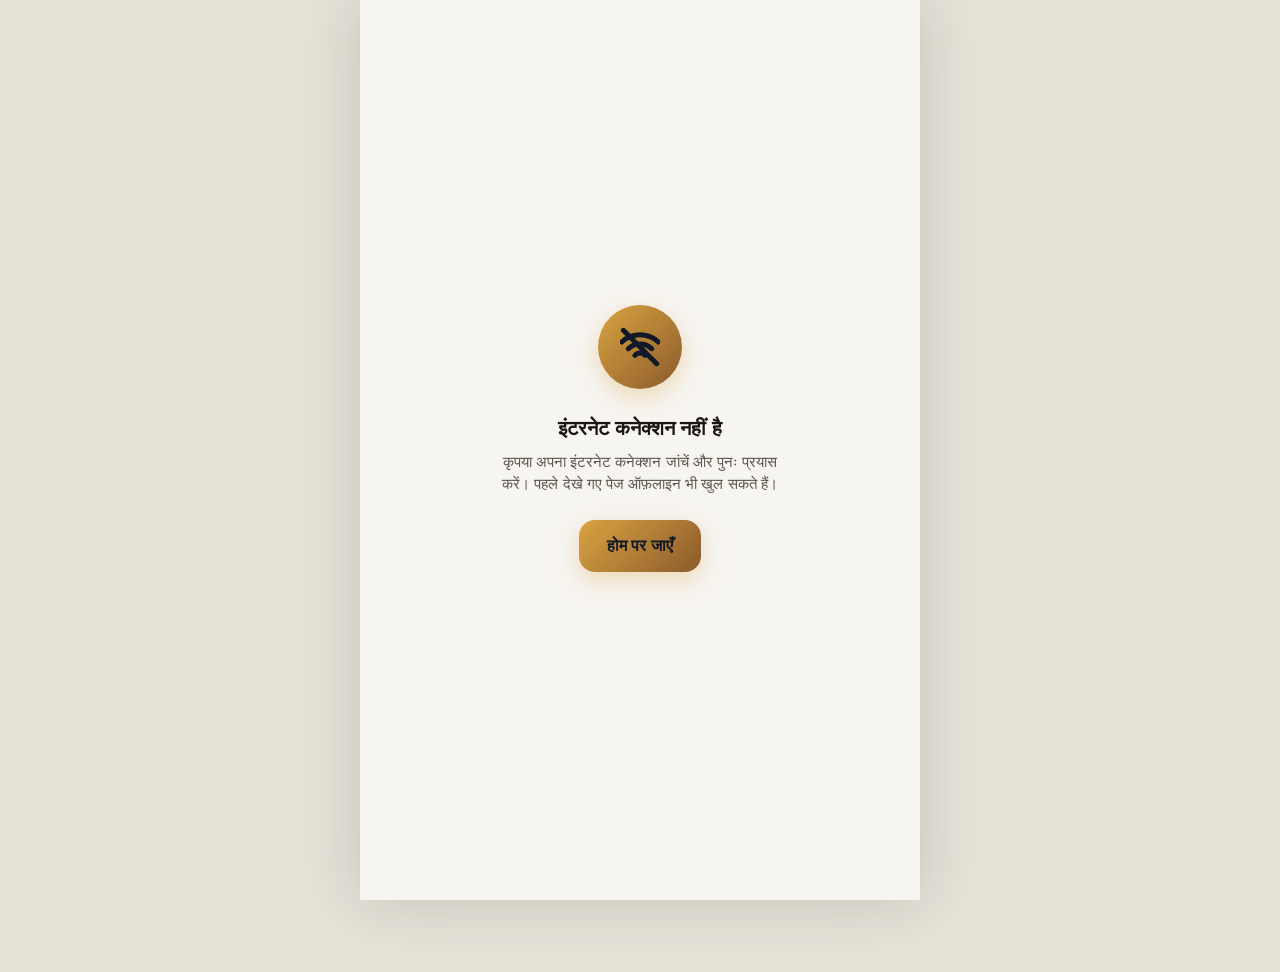
<file: offline.html>
<!DOCTYPE html>
<html lang="hi">
<head>
<meta charset="UTF-8">
<meta name="viewport" content="width=device-width, initial-scale=1, viewport-fit=cover">
<title>ऑफ़लाइन — KrishiOx</title>
<meta name="robots" content="noindex, nofollow">
<meta name="theme-color" content="#111827">
<meta name="mobile-web-app-capable" content="yes">
<meta name="apple-mobile-web-app-capable" content="yes">
<meta name="apple-mobile-web-app-status-bar-style" content="black-translucent">
<meta name="apple-mobile-web-app-title" content="KrishiOx">
<meta http-equiv="Content-Security-Policy" content="default-src 'self'; script-src 'self' 'unsafe-inline'; style-src 'self' 'unsafe-inline'; img-src 'self' data:; font-src 'self'; connect-src 'self'; object-src 'none'; base-uri 'self'; form-action 'self';">
<link rel="icon" type="image/png" sizes="32x32" href="icons/favicon-32.png">
<link rel="icon" type="image/png" sizes="16x16" href="icons/favicon-16.png">
<link rel="icon" href="icons/icon-192.png">
<link rel="stylesheet" href="css/style.css">
</head>
<body>
<div class="app-shell">
  <div class="page" style="min-height:100vh;display:flex;flex-direction:column;align-items:center;justify-content:center;text-align:center;">
    <div class="success-icon" style="background:linear-gradient(135deg,var(--gold),var(--copper));margin-bottom:24px;">
      <svg viewBox="0 0 24 24" fill="none" stroke="var(--charcoal)" stroke-width="2" stroke-linecap="round" stroke-linejoin="round" style="width:40px;height:40px;" aria-hidden="true" focusable="false">
        <path d="M1 9a16 16 0 0 1 22 0M5 13a10 10 0 0 1 14 0M9 17a4 4 0 0 1 6 0"/>
        <line x1="2" y1="2" x2="22" y2="22"/>
      </svg>
    </div>
    <h1 style="font-size:20px;font-weight:800;margin-bottom:8px;">इंटरनेट कनेक्शन नहीं है</h1>
    <p style="font-size:15px;color:var(--text-muted);max-width:280px;">कृपया अपना इंटरनेट कनेक्शन जांचें और पुनः प्रयास करें। पहले देखे गए पेज ऑफ़लाइन भी खुल सकते हैं।</p>
    <button class="btn btn-primary" style="width:auto;margin-top:24px;padding:0 28px;" onclick="window.location.href='index.html'">होम पर जाएँ</button>
  </div>
</div>
</body>
</html>
</file>
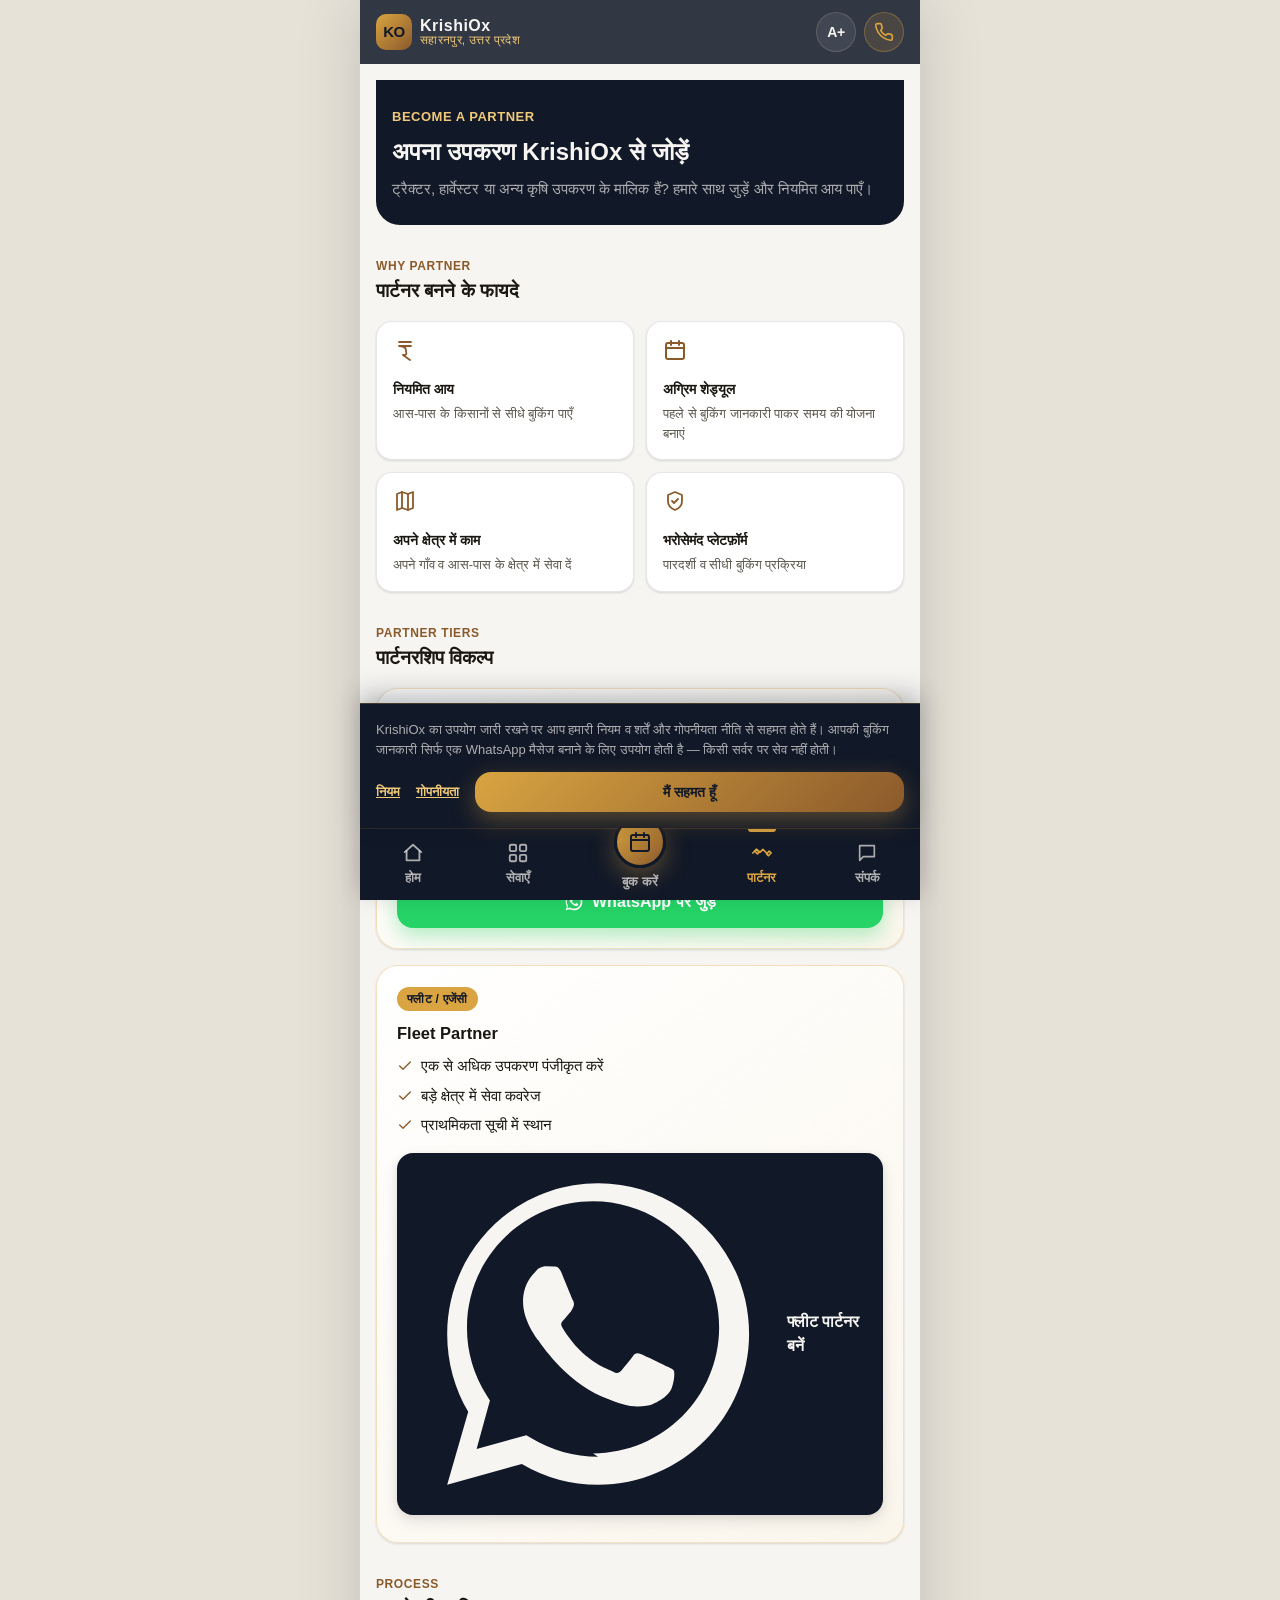
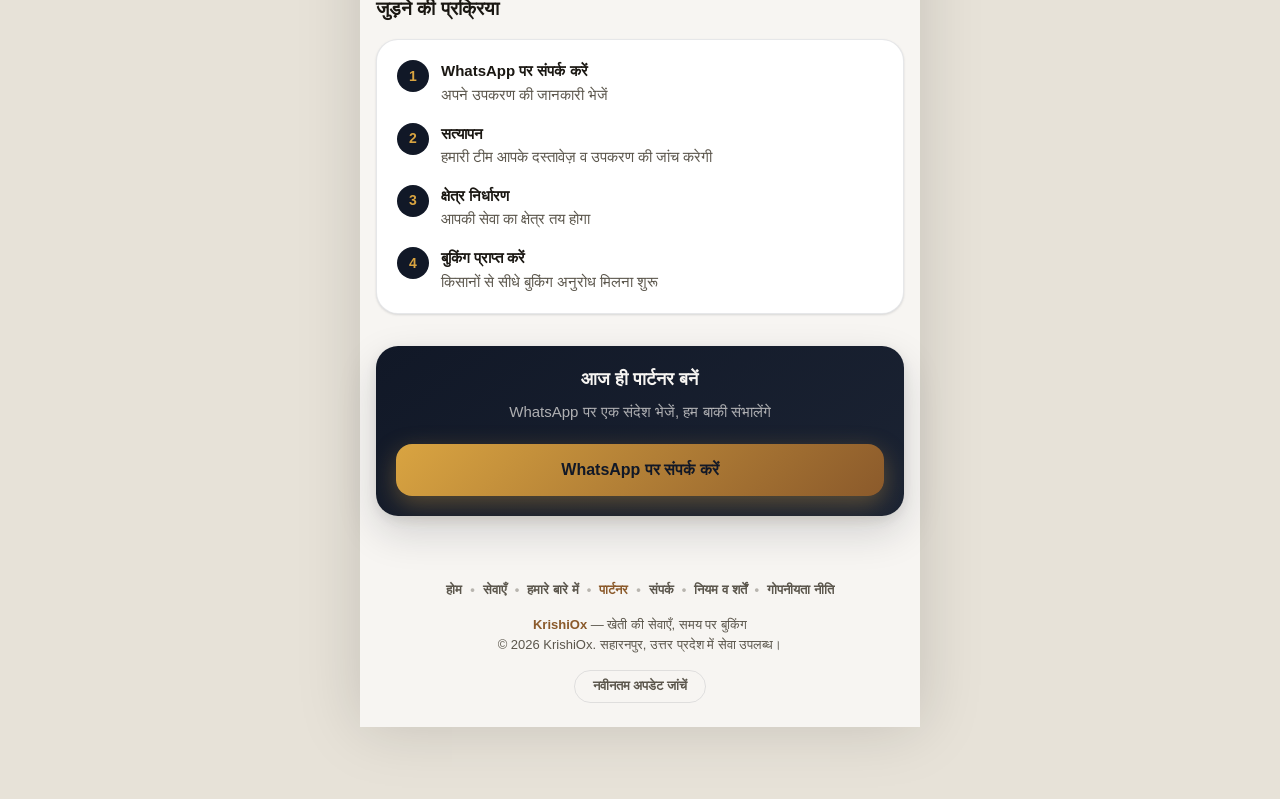
<file: partners.html>
<!DOCTYPE html>
<html lang="hi">
<head>
<meta charset="UTF-8">
<meta name="viewport" content="width=device-width, initial-scale=1, viewport-fit=cover">
<title>पार्टनर बनें — KrishiOx | सहारनपुर, नकुड़ क्षेत्र</title>
<meta name="description" content="अपना ट्रैक्टर या कृषि उपकरण KrishiOx के साथ जोड़ें और सहारनपुर, रुड़की, नकुड़, गंगोह, बंडूखेड़ी, रामपुर मनिहारान क्षेत्र में अतिरिक्त आय अर्जित करें।">
<link rel="canonical" href="https://krishiox.in/partners.html">
<!-- TEMP while testing on github.io / before domain is finalized — remove this line to go live (see README "Going live") -->
<meta name="theme-color" content="#111827">
<meta name="mobile-web-app-capable" content="yes">
<meta name="apple-mobile-web-app-capable" content="yes">
<meta name="apple-mobile-web-app-status-bar-style" content="black-translucent">
<meta name="apple-mobile-web-app-title" content="KrishiOx">
<meta http-equiv="Content-Security-Policy" content="default-src 'self'; script-src 'self' 'unsafe-inline'; style-src 'self' 'unsafe-inline'; img-src 'self' data:; font-src 'self'; connect-src 'self'; object-src 'none'; base-uri 'self'; form-action 'self';">
<meta property="og:type" content="website">
<meta property="og:site_name" content="KrishiOx">
<meta property="og:locale" content="hi_IN">
<meta property="og:title" content="पार्टनर बनें — KrishiOx">
<meta property="og:description" content="अपना ट्रैक्टर या कृषि उपकरण KrishiOx के साथ जोड़ें और सहारनपुर, रुड़की, नकुड़, गंगोह, बंडूखेड़ी, रामपुर मनिहारान क्षेत्र में अतिरिक्त आय अर्जित करें।">
<meta property="og:url" content="https://krishiox.in/partners.html">
<meta property="og:image" content="https://krishiox.in/icons/icon-512.png">
<link rel="manifest" href="manifest.json">
<link rel="icon" type="image/png" sizes="32x32" href="icons/favicon-32.png">
<link rel="icon" type="image/png" sizes="16x16" href="icons/favicon-16.png">
<link rel="icon" href="icons/icon-192.png">
<link rel="apple-touch-icon" href="icons/apple-touch-icon.png">
<!-- Preload the full js/main.js module graph in parallel — without this,
     the browser discovers these files one dependency level at a time
     (fetch main.js, parse it, fetch what it imports, parse those, ...),
     costing several extra network round trips before anything can run.
     Keep this list in sync with main.js's imports (see js/main.js itself
     and PERFORMANCE.md for how to check). -->
<link rel="modulepreload" href="js/main.js">
<link rel="modulepreload" href="js/app.js">
<link rel="modulepreload" href="js/branding.js">
<link rel="modulepreload" href="js/contact.js">
<link rel="modulepreload" href="js/icons.js">
<link rel="modulepreload" href="js/navigation.js">
<link rel="modulepreload" href="js/pwa.js">
<link rel="modulepreload" href="js/regions.js">
<link rel="modulepreload" href="js/services.js">
<link rel="modulepreload" href="js/storage.js">
<link rel="modulepreload" href="js/ui.js">
<link rel="modulepreload" href="js/whatsapp.js">
<link rel="stylesheet" href="css/style.css">
</head>
<body>
<div class="offline-banner" id="offlineBanner" role="status" aria-live="polite">आप ऑफ़लाइन हैं — कुछ जानकारी सीमित हो सकती है</div>

<div class="app-shell">
  <header class="site-header" id="siteHeader"></header>

  <main class="page">
    <section class="page-hero-sm">
      <span class="tag">Become a Partner</span>
      <h1>अपना उपकरण KrishiOx से जोड़ें</h1>
      <p>ट्रैक्टर, हार्वेस्टर या अन्य कृषि उपकरण के मालिक हैं? हमारे साथ जुड़ें और नियमित आय पाएँ।</p>
    </section>

    <section class="section">
      <div class="section-head"><div><span class="tag">Why Partner</span><h2>पार्टनर बनने के फायदे</h2></div></div>
      <div class="value-grid">
        <div class="value-card"><span class="v-icon" data-icon="rupee"></span><h3>नियमित आय</h3><p>आस-पास के किसानों से सीधे बुकिंग पाएँ</p></div>
        <div class="value-card"><span class="v-icon" data-icon="calendar"></span><h3>अग्रिम शेड्यूल</h3><p>पहले से बुकिंग जानकारी पाकर समय की योजना बनाएं</p></div>
        <div class="value-card"><span class="v-icon" data-icon="map"></span><h3>अपने क्षेत्र में काम</h3><p>अपने गाँव व आस-पास के क्षेत्र में सेवा दें</p></div>
        <div class="value-card"><span class="v-icon" data-icon="shield"></span><h3>भरोसेमंद प्लेटफ़ॉर्म</h3><p>पारदर्शी व सीधी बुकिंग प्रक्रिया</p></div>
      </div>
    </section>

    <section class="section">
      <div class="section-head"><div><span class="tag">Partner Tiers</span><h2>पार्टनरशिप विकल्प</h2></div></div>

      <div class="partner-tier-card">
        <span class="tier-tag">व्यक्तिगत मालिक</span>
        <h3>Equipment Owner</h3>
        <ul id="tierList1"></ul>
        <a class="btn btn-whatsapp btn-block" id="tier1Btn" target="_blank" rel="noopener"></a>
      </div>

      <div class="partner-tier-card">
        <span class="tier-tag">फ्लीट / एजेंसी</span>
        <h3>Fleet Partner</h3>
        <ul id="tierList2"></ul>
        <a class="btn btn-dark btn-block" id="tier2Btn" target="_blank" rel="noopener"></a>
      </div>
    </section>

    <section class="section">
      <div class="section-head"><div><span class="tag">Process</span><h2>जुड़ने की प्रक्रिया</h2></div></div>
      <div class="card">
        <div class="steps-list">
          <div class="step-item"><div class="step-num">1</div><div><h3>WhatsApp पर संपर्क करें</h3><p>अपने उपकरण की जानकारी भेजें</p></div></div>
          <div class="step-item"><div class="step-num">2</div><div><h3>सत्यापन</h3><p>हमारी टीम आपके दस्तावेज़ व उपकरण की जांच करेगी</p></div></div>
          <div class="step-item"><div class="step-num">3</div><div><h3>क्षेत्र निर्धारण</h3><p>आपकी सेवा का क्षेत्र तय होगा</p></div></div>
          <div class="step-item"><div class="step-num">4</div><div><h3>बुकिंग प्राप्त करें</h3><p>किसानों से सीधे बुकिंग अनुरोध मिलना शुरू</p></div></div>
        </div>
      </div>
    </section>

    <section class="section">
      <div class="card-dark text-center">
        <h2 style="font-size:18px;margin-bottom:8px;">आज ही पार्टनर बनें</h2>
        <p style="font-size:15px;color:var(--text-on-dark-muted);margin-bottom:20px;">WhatsApp पर एक संदेश भेजें, हम बाकी संभालेंगे</p>
        <a class="btn btn-primary" id="ctaPartnerBtn" target="_blank" rel="noopener">WhatsApp पर संपर्क करें</a>
      </div>
    </section>
  </main>

  <footer class="site-footer">
    <div class="footer-links" id="footerLinks"></div>
    <div id="footerBrand"></div>
  </footer>

  <nav class="bottom-nav" id="bottomNav"></nav>
</div>

<script type="module" src="js/main.js"></script>
<script>
  document.addEventListener("DOMContentLoaded", function () {
    document.querySelectorAll(".value-card .v-icon").forEach(function (el) {
      el.outerHTML = krishiOxIcon(el.getAttribute("data-icon"));
    });

    const tier1Items = [
      "अपने ट्रैक्टर/उपकरण के साथ जुड़ें",
      "अपने गाँव व आस-पास सेवा दें",
      "सीधे किसान से बुकिंग"
    ];
    const tier2Items = [
      "एक से अधिक उपकरण पंजीकृत करें",
      "बड़े क्षेत्र में सेवा कवरेज",
      "प्राथमिकता सूची में स्थान"
    ];
    document.getElementById("tierList1").innerHTML = tier1Items.map(function (t) {
      return "<li>" + krishiOxIcon("check") + "<span>" + t + "</span></li>";
    }).join("");
    document.getElementById("tierList2").innerHTML = tier2Items.map(function (t) {
      return "<li>" + krishiOxIcon("check") + "<span>" + t + "</span></li>";
    }).join("");

    const waMsg1 = "नमस्ते KrishiOx, मैं अपना ट्रैक्टर/उपकरण पार्टनर के रूप में जोड़ना चाहता हूँ।";
    const waMsg2 = "नमस्ते KrishiOx, मैं फ्लीट पार्टनर के रूप में जुड़ना चाहता हूँ। मेरे पास एक से अधिक उपकरण हैं।";

    const tier1Btn = document.getElementById("tier1Btn");
    tier1Btn.href = buildWhatsAppLink(waMsg1);
    tier1Btn.innerHTML = krishiOxIcon("whatsapp") + " WhatsApp पर जुड़ें";

    const tier2Btn = document.getElementById("tier2Btn");
    tier2Btn.href = buildWhatsAppLink(waMsg2);
    tier2Btn.innerHTML = krishiOxIcon("whatsapp") + " फ्लीट पार्टनर बनें";

    document.getElementById("ctaPartnerBtn").href = buildWhatsAppLink(waMsg1);
  });
</script>
</body>
</html>
</file>
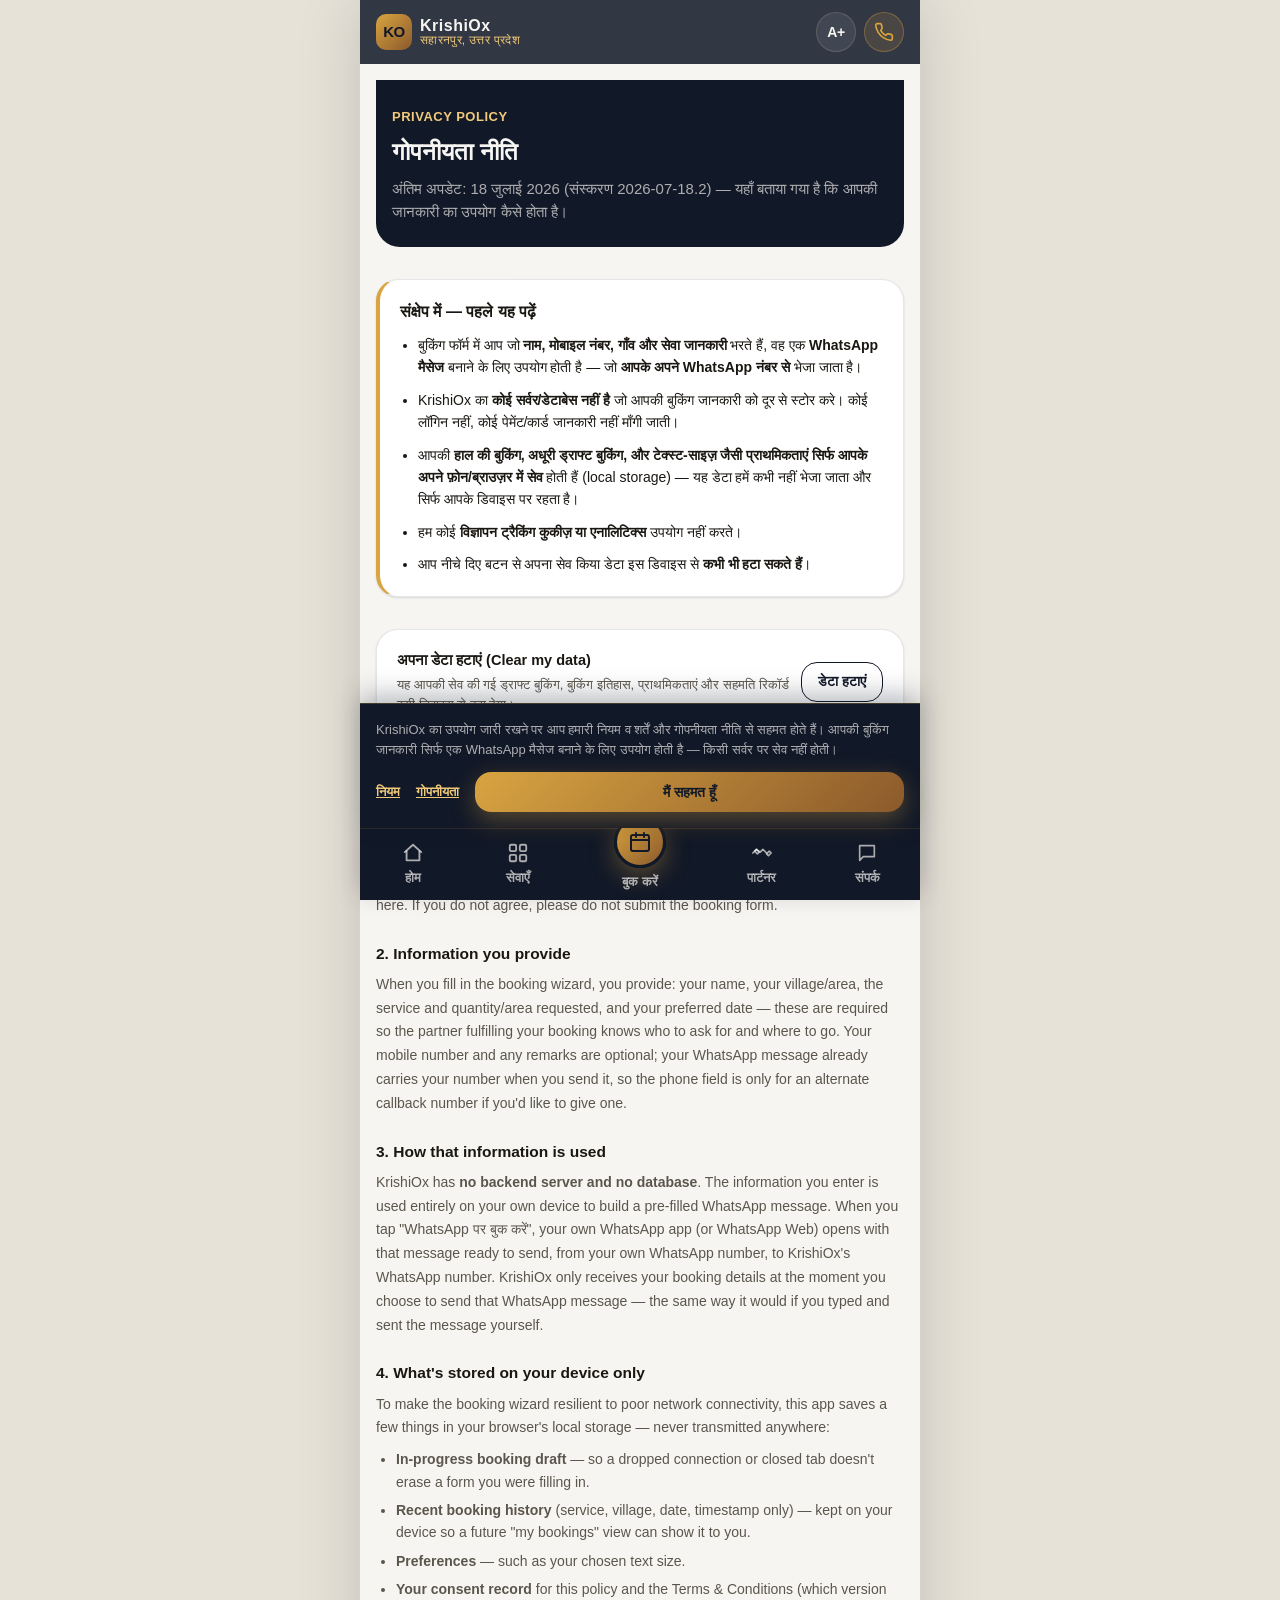
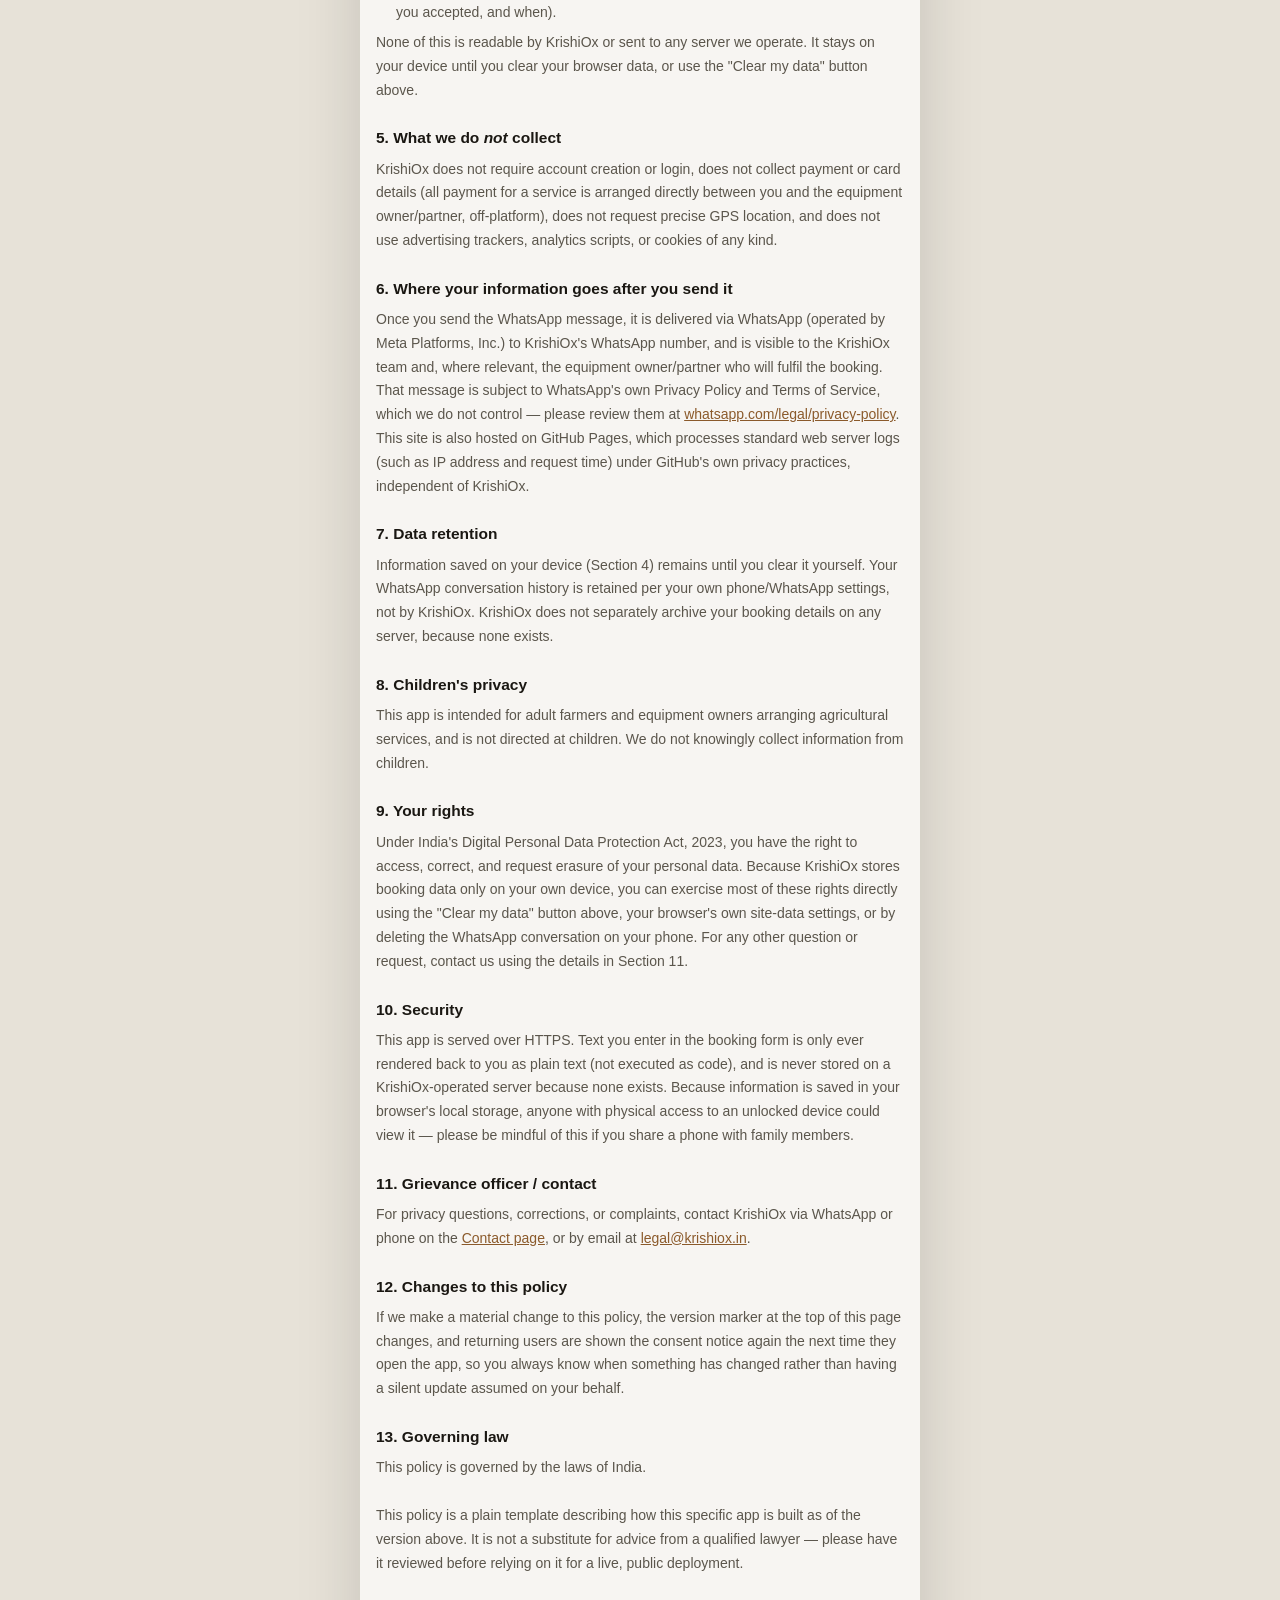
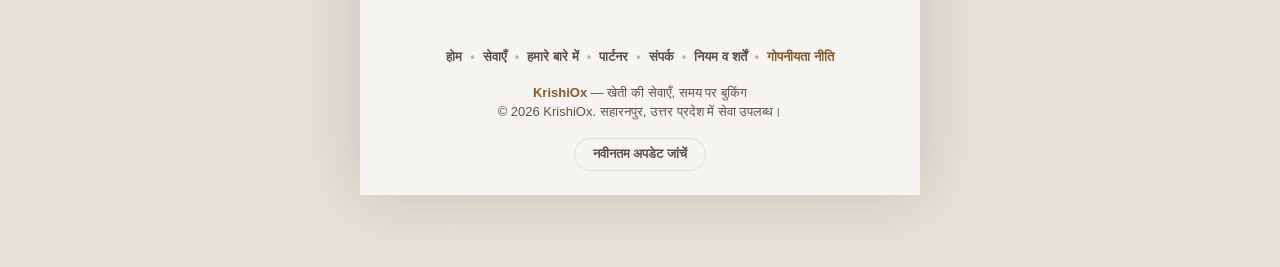
<file: privacy.html>
<!DOCTYPE html>
<html lang="hi">
<head>
<meta charset="UTF-8">
<meta name="viewport" content="width=device-width, initial-scale=1, viewport-fit=cover">
<title>गोपनीयता नीति — KrishiOx | Privacy Policy</title>
<meta name="description" content="KrishiOx की गोपनीयता नीति — आपकी जानकारी कैसे उपयोग होती है, कहाँ जाती है, और आप अपना डेटा कैसे हटा सकते हैं।">
<link rel="canonical" href="https://krishiox.in/privacy.html">
<!-- TEMP while testing on github.io / before domain is finalized — remove this line to go live (see README "Going live") -->
<meta name="theme-color" content="#111827">
<meta name="mobile-web-app-capable" content="yes">
<meta name="apple-mobile-web-app-capable" content="yes">
<meta name="apple-mobile-web-app-status-bar-style" content="black-translucent">
<meta name="apple-mobile-web-app-title" content="KrishiOx">
<meta http-equiv="Content-Security-Policy" content="default-src 'self'; script-src 'self' 'unsafe-inline'; style-src 'self' 'unsafe-inline'; img-src 'self' data:; font-src 'self'; connect-src 'self'; object-src 'none'; base-uri 'self'; form-action 'self';">
<meta property="og:type" content="website">
<meta property="og:site_name" content="KrishiOx">
<meta property="og:locale" content="hi_IN">
<meta property="og:title" content="गोपनीयता नीति — KrishiOx">
<meta property="og:description" content="KrishiOx की गोपनीयता नीति — आपकी जानकारी कैसे उपयोग होती है और आप अपना डेटा कैसे हटा सकते हैं।">
<meta property="og:url" content="https://krishiox.in/privacy.html">
<meta property="og:image" content="https://krishiox.in/icons/icon-512.png">
<link rel="manifest" href="manifest.json">
<link rel="icon" type="image/png" sizes="32x32" href="icons/favicon-32.png">
<link rel="icon" type="image/png" sizes="16x16" href="icons/favicon-16.png">
<link rel="icon" href="icons/icon-192.png">
<link rel="apple-touch-icon" href="icons/apple-touch-icon.png">
<!-- Preload the full js/main.js module graph in parallel — without this,
     the browser discovers these files one dependency level at a time
     (fetch main.js, parse it, fetch what it imports, parse those, ...),
     costing several extra network round trips before anything can run.
     Keep this list in sync with main.js's imports (see js/main.js itself
     and PERFORMANCE.md for how to check). -->
<link rel="modulepreload" href="js/main.js">
<link rel="modulepreload" href="js/app.js">
<link rel="modulepreload" href="js/branding.js">
<link rel="modulepreload" href="js/contact.js">
<link rel="modulepreload" href="js/icons.js">
<link rel="modulepreload" href="js/navigation.js">
<link rel="modulepreload" href="js/pwa.js">
<link rel="modulepreload" href="js/regions.js">
<link rel="modulepreload" href="js/services.js">
<link rel="modulepreload" href="js/storage.js">
<link rel="modulepreload" href="js/ui.js">
<link rel="modulepreload" href="js/whatsapp.js">
<link rel="stylesheet" href="css/style.css">
</head>
<body>
<div class="offline-banner" id="offlineBanner" role="status" aria-live="polite">आप ऑफ़लाइन हैं — कुछ जानकारी सीमित हो सकती है</div>

<div class="app-shell">
  <header class="site-header" id="siteHeader"></header>

  <main class="page">
    <section class="page-hero-sm">
      <span class="tag">Privacy Policy</span>
      <h1>गोपनीयता नीति</h1>
      <p>अंतिम अपडेट: 18 जुलाई 2026 (संस्करण <span id="legalVersionTag"></span>) — यहाँ बताया गया है कि आपकी जानकारी का उपयोग कैसे होता है।</p>
    </section>

    <!-- PLAIN-LANGUAGE SUMMARY (read this first) -->
    <section class="section">
      <div class="card" style="border-left:4px solid var(--gold);">
        <h2 style="font-size:16px;font-weight:800;margin-bottom:10px;">संक्षेप में — पहले यह पढ़ें</h2>
        <ul style="display:flex;flex-direction:column;gap:10px;font-size:14px;color:var(--text-primary);line-height:1.6;padding-left:18px;list-style:disc;">
          <li>बुकिंग फॉर्म में आप जो <strong>नाम, मोबाइल नंबर, गाँव और सेवा जानकारी</strong> भरते हैं, वह एक <strong>WhatsApp मैसेज</strong> बनाने के लिए उपयोग होती है — जो <strong>आपके अपने WhatsApp नंबर से</strong> भेजा जाता है।</li>
          <li>KrishiOx का <strong>कोई सर्वर/डेटाबेस नहीं है</strong> जो आपकी बुकिंग जानकारी को दूर से स्टोर करे। कोई लॉगिन नहीं, कोई पेमेंट/कार्ड जानकारी नहीं माँगी जाती।</li>
          <li>आपकी <strong>हाल की बुकिंग, अधूरी ड्राफ्ट बुकिंग, और टेक्स्ट-साइज़ जैसी प्राथमिकताएं सिर्फ आपके अपने फ़ोन/ब्राउज़र में सेव</strong> होती हैं (local storage) — यह डेटा हमें कभी नहीं भेजा जाता और सिर्फ आपके डिवाइस पर रहता है।</li>
          <li>हम कोई <strong>विज्ञापन ट्रैकिंग कुकीज़ या एनालिटिक्स</strong> उपयोग नहीं करते।</li>
          <li>आप नीचे दिए बटन से अपना सेव किया डेटा इस डिवाइस से <strong>कभी भी हटा सकते हैं</strong>।</li>
        </ul>
      </div>
    </section>

    <!-- CLEAR MY DATA -->
    <section class="section">
      <div class="card flex-row gap-3" style="justify-content:space-between;flex-wrap:wrap;">
        <div style="flex:1;min-width:200px;">
          <h3 style="font-size:14.5px;font-weight:800;margin-bottom:4px;">अपना डेटा हटाएं (Clear my data)</h3>
          <p class="text-muted small">यह आपकी सेव की गई ड्राफ्ट बुकिंग, बुकिंग इतिहास, प्राथमिकताएं और सहमति रिकॉर्ड इसी डिवाइस से हटा देगा।</p>
        </div>
        <button type="button" id="clearDataBtn" class="btn btn-outline btn-sm">डेटा हटाएं</button>
      </div>
    </section>

    <!-- FULL POLICY -->
    <section class="section legal-body">
      <h2>1. Who this policy covers</h2>
      <p>This Privacy Policy explains how <strong>KrishiOx</strong> ("KrishiOx", "we", "us") handles information
      in connection with the KrishiOx web app, used to request farming-equipment bookings (tractor, rotavator,
      harvesting, and similar services) in and around <span class="cfg-service-area"></span>. By using this
      app you agree to the practices described here. If you do not agree, please do not submit the booking
      form.</p>

      <h2>2. Information you provide</h2>
      <p>When you fill in the booking wizard, you provide: your name, your village/area, the service and
      quantity/area requested, and your preferred date — these are required so the partner fulfilling your
      booking knows who to ask for and where to go. Your mobile number and any remarks are optional; your
      WhatsApp message already carries your number when you send it, so the phone field is only for an
      alternate callback number if you'd like to give one.</p>

      <h2>3. How that information is used</h2>
      <p>KrishiOx has <strong>no backend server and no database</strong>. The information you enter is used
      entirely on your own device to build a pre-filled WhatsApp message. When you tap "WhatsApp पर बुक करें",
      your own WhatsApp app (or WhatsApp Web) opens with that message ready to send, from your own WhatsApp
      number, to KrishiOx's WhatsApp number. KrishiOx only receives your booking details at the moment you
      choose to send that WhatsApp message — the same way it would if you typed and sent the message
      yourself.</p>

      <h2>4. What's stored on your device only</h2>
      <p>To make the booking wizard resilient to poor network connectivity, this app saves a few things in
      your browser's local storage — never transmitted anywhere:</p>
      <ul>
        <li><strong>In-progress booking draft</strong> — so a dropped connection or closed tab doesn't erase
        a form you were filling in.</li>
        <li><strong>Recent booking history</strong> (service, village, date, timestamp only) — kept on your
        device so a future "my bookings" view can show it to you.</li>
        <li><strong>Preferences</strong> — such as your chosen text size.</li>
        <li><strong>Your consent record</strong> for this policy and the Terms & Conditions (which version
        you accepted, and when).</li>
      </ul>
      <p>None of this is readable by KrishiOx or sent to any server we operate. It stays on your device until
      you clear your browser data, or use the "Clear my data" button above.</p>

      <h2>5. What we do <em>not</em> collect</h2>
      <p>KrishiOx does not require account creation or login, does not collect payment or card details (all
      payment for a service is arranged directly between you and the equipment owner/partner, off-platform),
      does not request precise GPS location, and does not use advertising trackers, analytics scripts, or
      cookies of any kind.</p>

      <h2>6. Where your information goes after you send it</h2>
      <p>Once you send the WhatsApp message, it is delivered via WhatsApp (operated by Meta Platforms, Inc.)
      to KrishiOx's WhatsApp number, and is visible to the KrishiOx team and, where relevant, the equipment
      owner/partner who will fulfil the booking. That message is subject to WhatsApp's own Privacy Policy and
      Terms of Service, which we do not control — please review them at
      <a href="https://www.whatsapp.com/legal/privacy-policy" target="_blank" rel="noopener">whatsapp.com/legal/privacy-policy</a>.
      This site is also hosted on GitHub Pages, which processes standard web server logs (such as IP address
      and request time) under GitHub's own privacy practices, independent of KrishiOx.</p>

      <h2>7. Data retention</h2>
      <p>Information saved on your device (Section 4) remains until you clear it yourself. Your WhatsApp
      conversation history is retained per your own phone/WhatsApp settings, not by KrishiOx. KrishiOx does not
      separately archive your booking details on any server, because none exists.</p>

      <h2>8. Children's privacy</h2>
      <p>This app is intended for adult farmers and equipment owners arranging agricultural services, and is
      not directed at children. We do not knowingly collect information from children.</p>

      <h2>9. Your rights</h2>
      <p>Under India's Digital Personal Data Protection Act, 2023, you have the right to access, correct, and
      request erasure of your personal data. Because KrishiOx stores booking data only on your own device, you
      can exercise most of these rights directly using the "Clear my data" button above, your browser's own
      site-data settings, or by deleting the WhatsApp conversation on your phone. For any other question or
      request, contact us using the details in Section 11.</p>

      <h2>10. Security</h2>
      <p>This app is served over HTTPS. Text you enter in the booking form is only ever rendered back to you
      as plain text (not executed as code), and is never stored on a KrishiOx-operated server because none
      exists. Because information is saved in your browser's local storage, anyone with physical access to
      an unlocked device could view it — please be mindful of this if you share a phone with family members.</p>

      <h2>11. Grievance officer / contact</h2>
      <p>For privacy questions, corrections, or complaints, contact KrishiOx via WhatsApp or phone on the
      <a href="contact.html">Contact page</a>, or by email at
      <a class="cfg-legal-email-link" href="#"><span class="cfg-legal-email"></span></a>.</p>

      <h2>12. Changes to this policy</h2>
      <p>If we make a material change to this policy, the version marker at the top of this page changes, and
      returning users are shown the consent notice again the next time they open the app, so you always know
      when something has changed rather than having a silent update assumed on your behalf.</p>

      <h2>13. Governing law</h2>
      <p>This policy is governed by the laws of India.</p>

      <p class="text-muted small" style="margin-top:var(--sp-6);">This policy is a plain template describing
      how this specific app is built as of the version above. It is not a substitute for advice from a
      qualified lawyer — please have it reviewed before relying on it for a live, public deployment.</p>
    </section>
  </main>

  <footer class="site-footer">
    <div class="footer-links" id="footerLinks"></div>
    <div id="footerBrand"></div>
  </footer>

  <nav class="bottom-nav" id="bottomNav"></nav>
</div>

<script type="module" src="js/main.js"></script>
<script>
  document.addEventListener("DOMContentLoaded", function () {
    document.getElementById("legalVersionTag").textContent = KRISHIOX_CONFIG.legalVersion;
    document.querySelectorAll(".cfg-service-area").forEach(function (el) { el.textContent = KRISHIOX_CONFIG.serviceArea; });
    document.querySelectorAll(".cfg-legal-email").forEach(function (el) { el.textContent = KRISHIOX_CONFIG.legalContactEmail; });
    document.querySelectorAll(".cfg-legal-email-link").forEach(function (el) { el.href = "mailto:" + KRISHIOX_CONFIG.legalContactEmail; });

    document.getElementById("clearDataBtn").addEventListener("click", function () {
      if (window.confirm("क्या आप वाकई अपना सेव किया गया सारा डेटा इस डिवाइस से हटाना चाहते हैं?")) {
        clearAllKrishiOxData();
        krishiOxToast("आपका डेटा इस डिवाइस से हटा दिया गया है");
      }
    });
  });
</script>
</body>
</html>
</file>
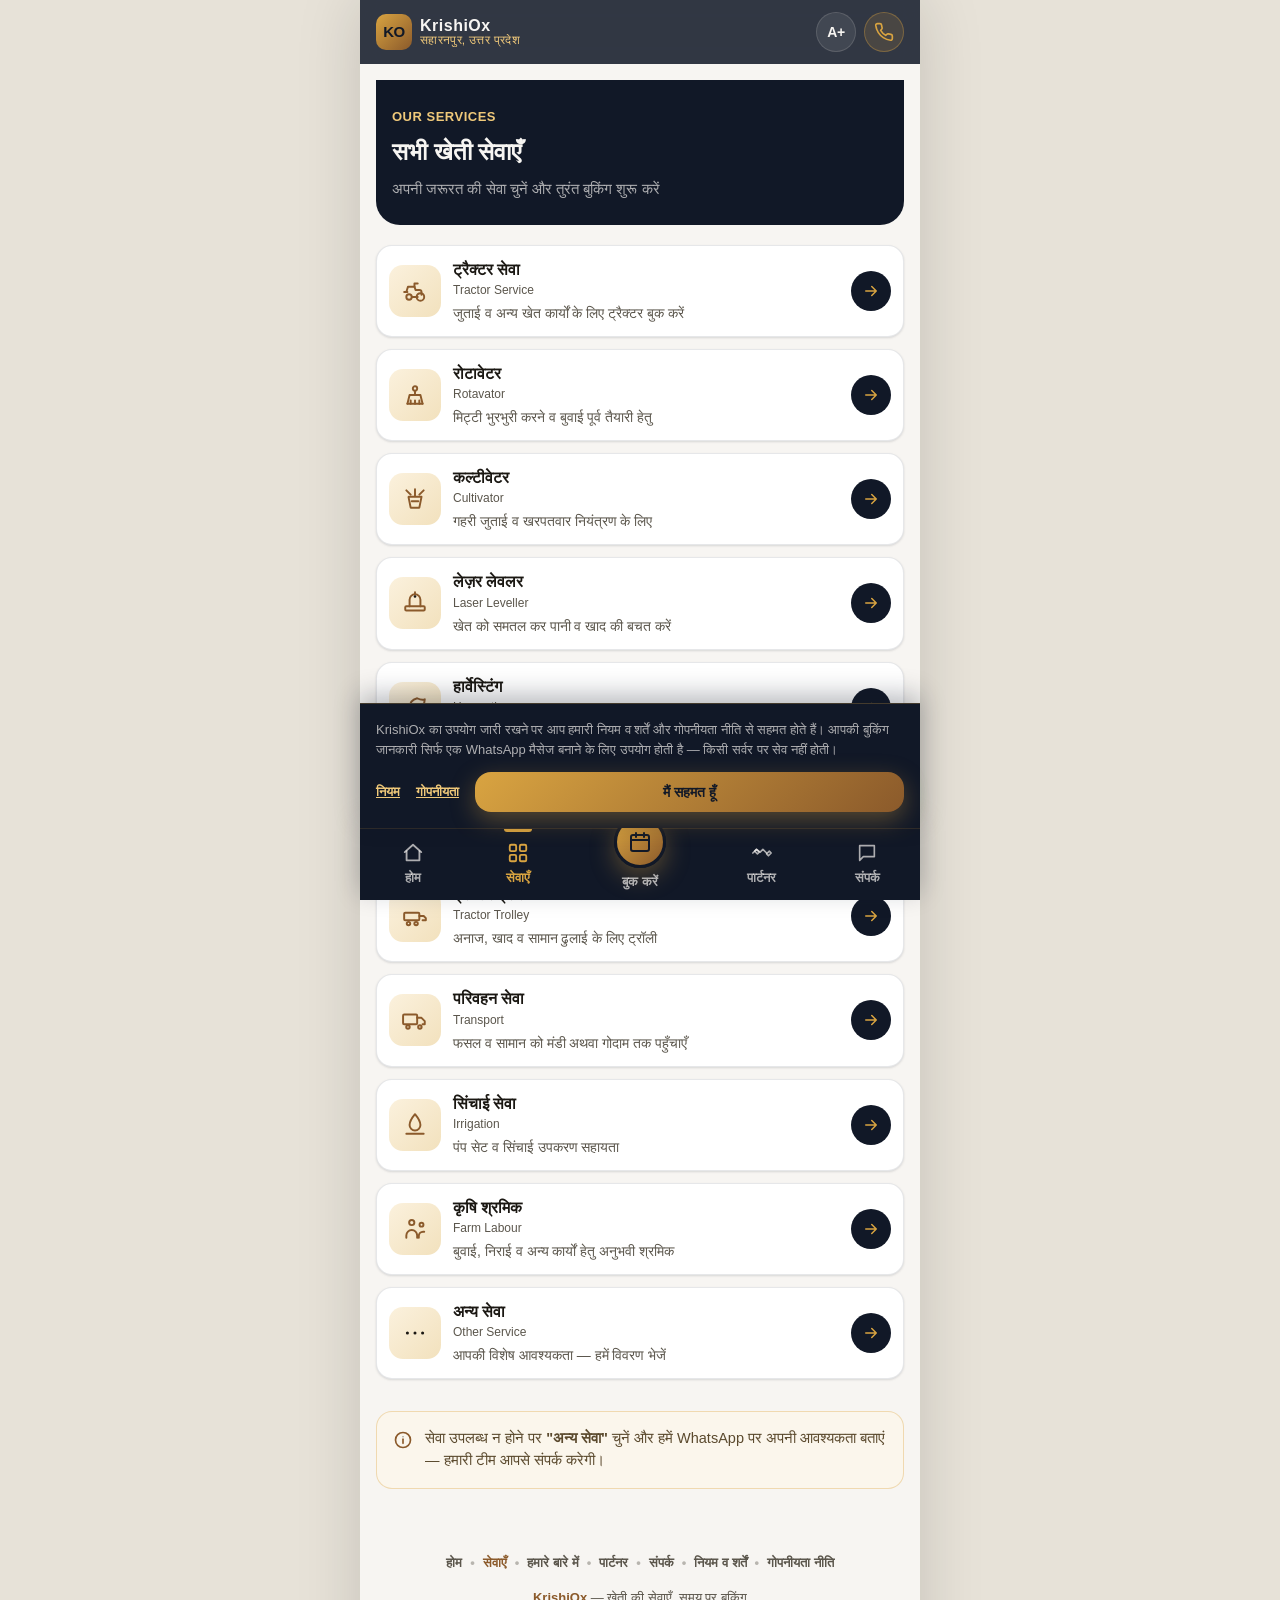
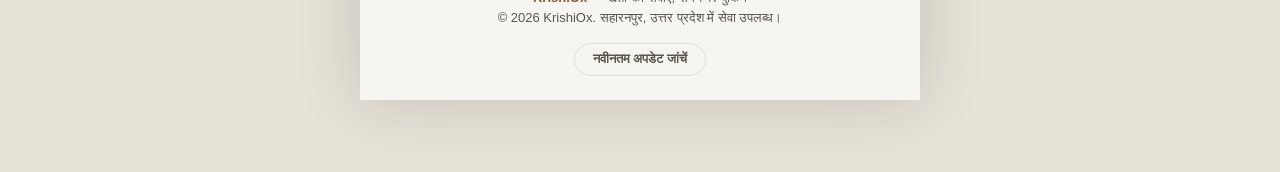
<file: services.html>
<!DOCTYPE html>
<html lang="hi">
<head>
<meta charset="UTF-8">
<meta name="viewport" content="width=device-width, initial-scale=1, viewport-fit=cover">
<title>सभी सेवाएँ — KrishiOx | सहारनपुर, नकुड़ क्षेत्र</title>
<meta name="description" content="KrishiOx पर उपलब्ध सभी खेती सेवाएँ — ट्रैक्टर, रोटावेटर, हार्वेस्टिंग, सिंचाई, परिवहन व अधिक। सहारनपुर, रुड़की, नकुड़, गंगोह, बंडूखेड़ी, रामपुर मनिहारान क्षेत्र में उपलब्ध।">
<link rel="canonical" href="https://krishiox.in/services.html">
<!-- TEMP while testing on github.io / before domain is finalized — remove this line to go live (see README "Going live") -->
<meta name="theme-color" content="#111827">
<meta name="mobile-web-app-capable" content="yes">
<meta name="apple-mobile-web-app-capable" content="yes">
<meta name="apple-mobile-web-app-status-bar-style" content="black-translucent">
<meta name="apple-mobile-web-app-title" content="KrishiOx">
<meta http-equiv="Content-Security-Policy" content="default-src 'self'; script-src 'self' 'unsafe-inline'; style-src 'self' 'unsafe-inline'; img-src 'self' data:; font-src 'self'; connect-src 'self'; object-src 'none'; base-uri 'self'; form-action 'self';">
<meta property="og:type" content="website">
<meta property="og:site_name" content="KrishiOx">
<meta property="og:locale" content="hi_IN">
<meta property="og:title" content="सभी सेवाएँ — KrishiOx">
<meta property="og:description" content="KrishiOx पर उपलब्ध सभी खेती सेवाएँ — ट्रैक्टर, रोटावेटर, हार्वेस्टिंग, सिंचाई, परिवहन व अधिक। सहारनपुर, रुड़की, नकुड़, गंगोह, बंडूखेड़ी, रामपुर मनिहारान क्षेत्र में उपलब्ध।">
<meta property="og:url" content="https://krishiox.in/services.html">
<meta property="og:image" content="https://krishiox.in/icons/icon-512.png">
<link rel="manifest" href="manifest.json">
<link rel="icon" type="image/png" sizes="32x32" href="icons/favicon-32.png">
<link rel="icon" type="image/png" sizes="16x16" href="icons/favicon-16.png">
<link rel="icon" href="icons/icon-192.png">
<link rel="apple-touch-icon" href="icons/apple-touch-icon.png">
<!-- Preload the full js/main.js module graph in parallel — without this,
     the browser discovers these files one dependency level at a time
     (fetch main.js, parse it, fetch what it imports, parse those, ...),
     costing several extra network round trips before anything can run.
     Keep this list in sync with main.js's imports (see js/main.js itself
     and PERFORMANCE.md for how to check). -->
<link rel="modulepreload" href="js/main.js">
<link rel="modulepreload" href="js/app.js">
<link rel="modulepreload" href="js/branding.js">
<link rel="modulepreload" href="js/contact.js">
<link rel="modulepreload" href="js/icons.js">
<link rel="modulepreload" href="js/navigation.js">
<link rel="modulepreload" href="js/pwa.js">
<link rel="modulepreload" href="js/regions.js">
<link rel="modulepreload" href="js/services.js">
<link rel="modulepreload" href="js/storage.js">
<link rel="modulepreload" href="js/ui.js">
<link rel="modulepreload" href="js/whatsapp.js">
<link rel="stylesheet" href="css/style.css">
</head>
<body>
<div class="offline-banner" id="offlineBanner" role="status" aria-live="polite">आप ऑफ़लाइन हैं — कुछ जानकारी सीमित हो सकती है</div>

<div class="app-shell">
  <header class="site-header" id="siteHeader"></header>

  <main class="page">
    <section class="page-hero-sm">
      <span class="tag">Our Services</span>
      <h1>सभी खेती सेवाएँ</h1>
      <p>अपनी जरूरत की सेवा चुनें और तुरंत बुकिंग शुरू करें</p>
    </section>

    <section class="section" style="margin-top:20px;">
      <div id="serviceList"></div>
    </section>

    <section class="section">
      <div class="info-strip">
        <span id="infoIcon"></span>
        <p>सेवा उपलब्ध न होने पर <strong>"अन्य सेवा"</strong> चुनें और हमें WhatsApp पर अपनी आवश्यकता बताएं — हमारी टीम आपसे संपर्क करेगी।</p>
      </div>
    </section>
  </main>

  <footer class="site-footer">
    <div class="footer-links" id="footerLinks"></div>
    <div id="footerBrand"></div>
  </footer>

  <nav class="bottom-nav" id="bottomNav"></nav>
</div>

<script type="module" src="js/main.js"></script>
<script>
  document.addEventListener("DOMContentLoaded", function () {
    document.getElementById("infoIcon").innerHTML = krishiOxIcon("info");
    const list = document.getElementById("serviceList");
    let html = "";
    KRISHIOX_SERVICES.forEach(function (s) {
      html += '<a class="service-row" href="booking.html?service=' + s.id + '">' +
        '<span class="icon-wrap">' + krishiOxIcon(s.icon) + "</span>" +
        '<div class="row-body">' +
          '<h2>' + s.nameHi + '</h2>' +
          '<span class="s-name-en">' + s.nameEn + '</span>' +
          '<p>' + s.desc + '</p>' +
        '</div>' +
        '<span class="row-cta">' + krishiOxIcon("arrowRight") + '</span>' +
      '</a>';
    });
    list.innerHTML = html;
  });
</script>
</body>
</html>
</file>
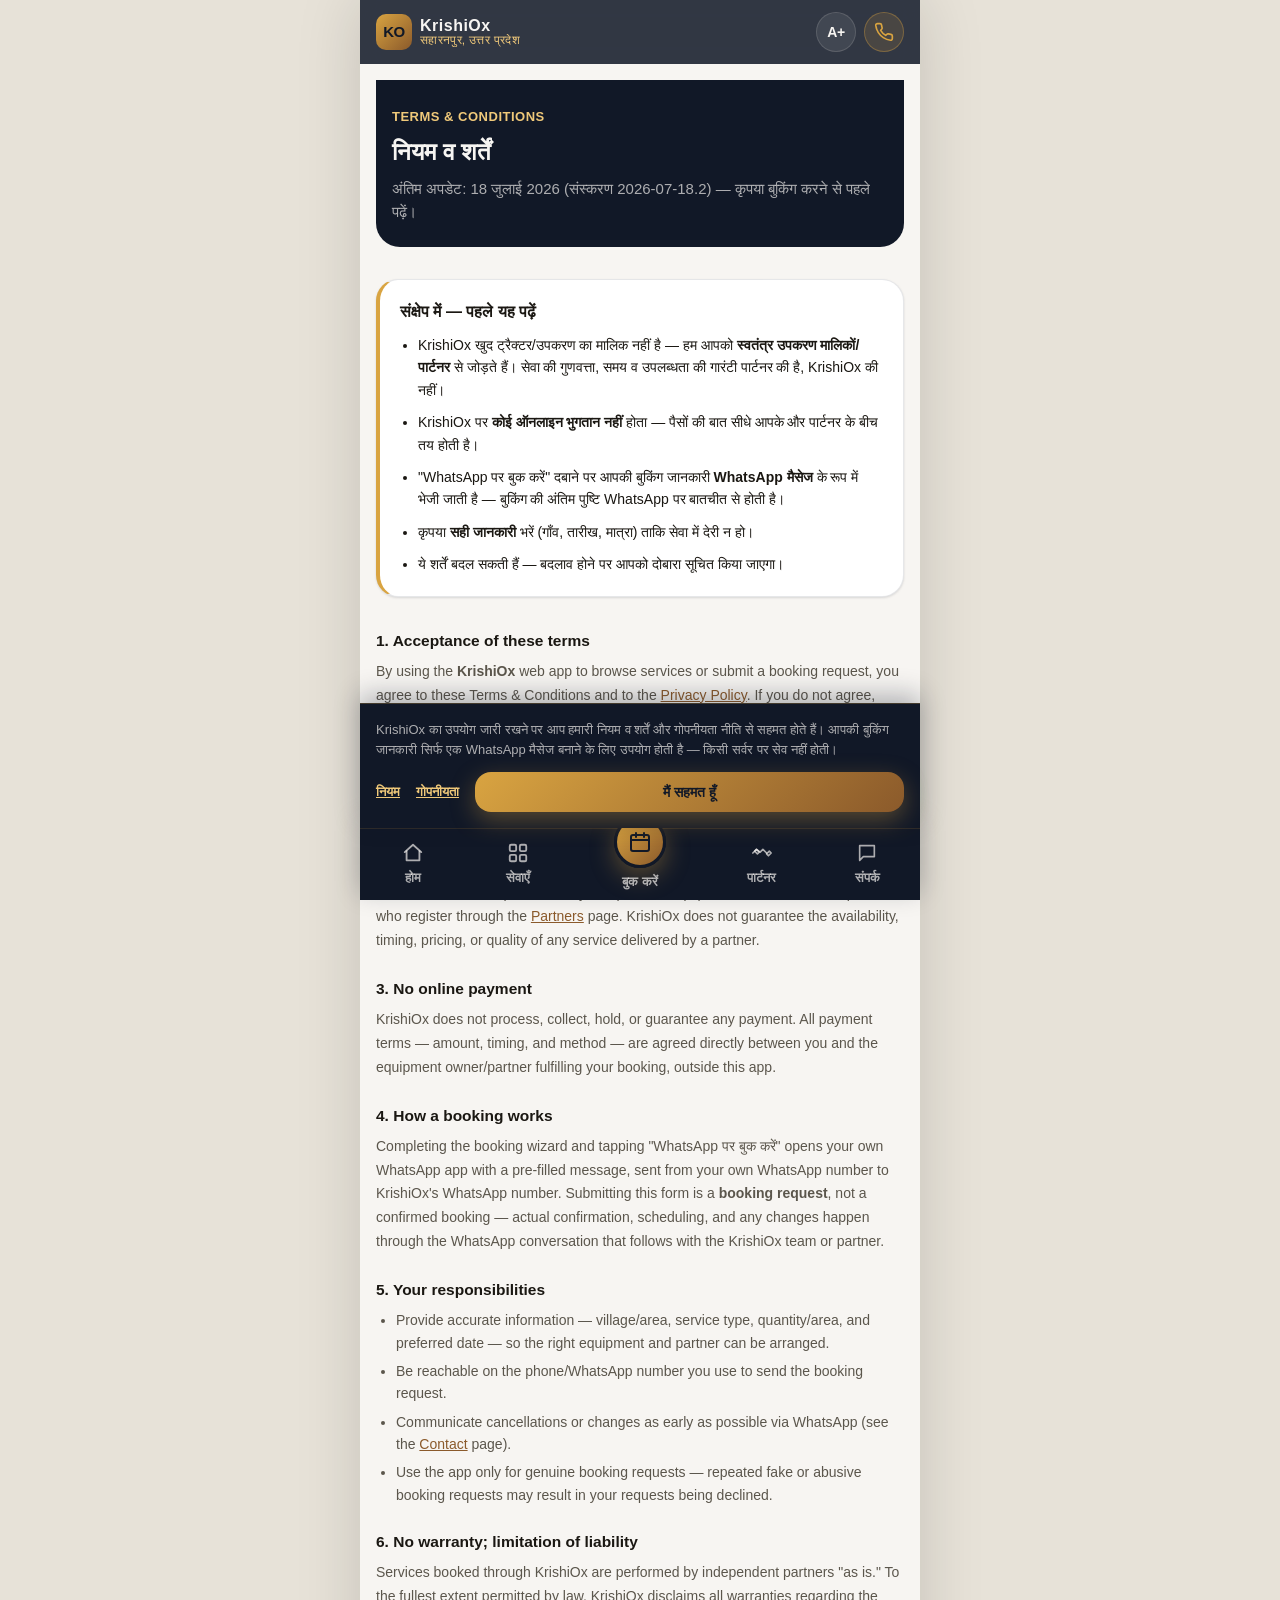
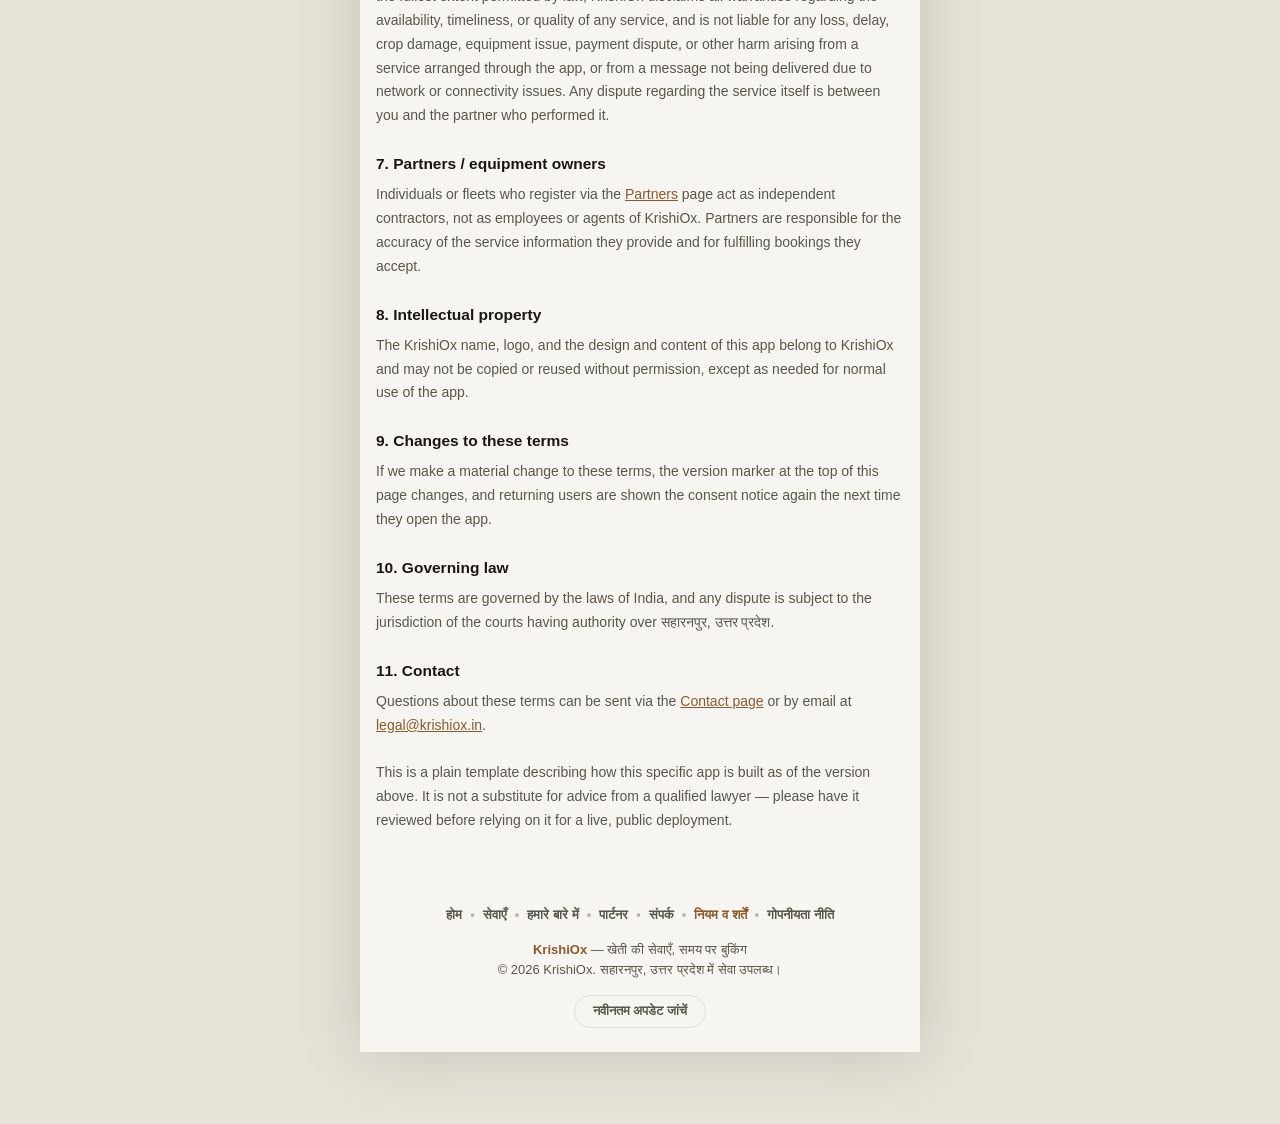
<file: terms.html>
<!DOCTYPE html>
<html lang="hi">
<head>
<meta charset="UTF-8">
<meta name="viewport" content="width=device-width, initial-scale=1, viewport-fit=cover">
<title>नियम व शर्तें — KrishiOx | Terms &amp; Conditions</title>
<meta name="description" content="KrishiOx की नियम व शर्तें — बुकिंग प्रक्रिया, भुगतान, और उपयोगकर्ता की जिम्मेदारियाँ।">
<link rel="canonical" href="https://krishiox.in/terms.html">
<!-- TEMP while testing on github.io / before domain is finalized — remove this line to go live (see README "Going live") -->
<meta name="theme-color" content="#111827">
<meta name="mobile-web-app-capable" content="yes">
<meta name="apple-mobile-web-app-capable" content="yes">
<meta name="apple-mobile-web-app-status-bar-style" content="black-translucent">
<meta name="apple-mobile-web-app-title" content="KrishiOx">
<meta http-equiv="Content-Security-Policy" content="default-src 'self'; script-src 'self' 'unsafe-inline'; style-src 'self' 'unsafe-inline'; img-src 'self' data:; font-src 'self'; connect-src 'self'; object-src 'none'; base-uri 'self'; form-action 'self';">
<meta property="og:type" content="website">
<meta property="og:site_name" content="KrishiOx">
<meta property="og:locale" content="hi_IN">
<meta property="og:title" content="नियम व शर्तें — KrishiOx">
<meta property="og:description" content="KrishiOx की नियम व शर्तें — बुकिंग प्रक्रिया, भुगतान, और उपयोगकर्ता की जिम्मेदारियाँ।">
<meta property="og:url" content="https://krishiox.in/terms.html">
<meta property="og:image" content="https://krishiox.in/icons/icon-512.png">
<link rel="manifest" href="manifest.json">
<link rel="icon" type="image/png" sizes="32x32" href="icons/favicon-32.png">
<link rel="icon" type="image/png" sizes="16x16" href="icons/favicon-16.png">
<link rel="icon" href="icons/icon-192.png">
<link rel="apple-touch-icon" href="icons/apple-touch-icon.png">
<!-- Preload the full js/main.js module graph in parallel — without this,
     the browser discovers these files one dependency level at a time
     (fetch main.js, parse it, fetch what it imports, parse those, ...),
     costing several extra network round trips before anything can run.
     Keep this list in sync with main.js's imports (see js/main.js itself
     and PERFORMANCE.md for how to check). -->
<link rel="modulepreload" href="js/main.js">
<link rel="modulepreload" href="js/app.js">
<link rel="modulepreload" href="js/branding.js">
<link rel="modulepreload" href="js/contact.js">
<link rel="modulepreload" href="js/icons.js">
<link rel="modulepreload" href="js/navigation.js">
<link rel="modulepreload" href="js/pwa.js">
<link rel="modulepreload" href="js/regions.js">
<link rel="modulepreload" href="js/services.js">
<link rel="modulepreload" href="js/storage.js">
<link rel="modulepreload" href="js/ui.js">
<link rel="modulepreload" href="js/whatsapp.js">
<link rel="stylesheet" href="css/style.css">
</head>
<body>
<div class="offline-banner" id="offlineBanner" role="status" aria-live="polite">आप ऑफ़लाइन हैं — कुछ जानकारी सीमित हो सकती है</div>

<div class="app-shell">
  <header class="site-header" id="siteHeader"></header>

  <main class="page">
    <section class="page-hero-sm">
      <span class="tag">Terms &amp; Conditions</span>
      <h1>नियम व शर्तें</h1>
      <p>अंतिम अपडेट: 18 जुलाई 2026 (संस्करण <span id="legalVersionTag"></span>) — कृपया बुकिंग करने से पहले पढ़ें।</p>
    </section>

    <!-- PLAIN-LANGUAGE SUMMARY -->
    <section class="section">
      <div class="card" style="border-left:4px solid var(--gold);">
        <h2 style="font-size:16px;font-weight:800;margin-bottom:10px;">संक्षेप में — पहले यह पढ़ें</h2>
        <ul style="display:flex;flex-direction:column;gap:10px;font-size:14px;color:var(--text-primary);line-height:1.6;padding-left:18px;list-style:disc;">
          <li>KrishiOx खुद ट्रैक्टर/उपकरण का मालिक नहीं है — हम आपको <strong>स्वतंत्र उपकरण मालिकों/पार्टनर</strong> से जोड़ते हैं। सेवा की गुणवत्ता, समय व उपलब्धता की गारंटी पार्टनर की है, KrishiOx की नहीं।</li>
          <li>KrishiOx पर <strong>कोई ऑनलाइन भुगतान नहीं</strong> होता — पैसों की बात सीधे आपके और पार्टनर के बीच तय होती है।</li>
          <li>"WhatsApp पर बुक करें" दबाने पर आपकी बुकिंग जानकारी <strong>WhatsApp मैसेज</strong> के रूप में भेजी जाती है — बुकिंग की अंतिम पुष्टि WhatsApp पर बातचीत से होती है।</li>
          <li>कृपया <strong>सही जानकारी</strong> भरें (गाँव, तारीख, मात्रा) ताकि सेवा में देरी न हो।</li>
          <li>ये शर्तें बदल सकती हैं — बदलाव होने पर आपको दोबारा सूचित किया जाएगा।</li>
        </ul>
      </div>
    </section>

    <!-- FULL TERMS -->
    <section class="section legal-body">
      <h2>1. Acceptance of these terms</h2>
      <p>By using the <strong>KrishiOx</strong> web app to browse services or submit a booking request, you
      agree to these Terms &amp; Conditions and to the <a href="privacy.html">Privacy Policy</a>. If you do
      not agree, please do not proceed with a booking.</p>

      <h2>2. What KrishiOx is — and is not</h2>
      <p>KrishiOx is a scheduling and facilitation tool that helps farmers request agricultural equipment and
      services (tractor, rotavator, harvesting, and similar) in and around <span class="cfg-service-area"></span>,
      by preparing a structured WhatsApp message on their behalf. <strong>KrishiOx does not itself own, operate,
      or provide</strong> any tractor, machinery, or labour. Services are performed by independent equipment
      owners and fleet partners who register through the <a href="partners.html">Partners</a> page. KrishiOx
      does not guarantee the availability, timing, pricing, or quality of any service delivered by a partner.</p>

      <h2>3. No online payment</h2>
      <p>KrishiOx does not process, collect, hold, or guarantee any payment. All payment terms — amount, timing,
      and method — are agreed directly between you and the equipment owner/partner fulfilling your booking,
      outside this app.</p>

      <h2>4. How a booking works</h2>
      <p>Completing the booking wizard and tapping "WhatsApp पर बुक करें" opens your own WhatsApp app with a
      pre-filled message, sent from your own WhatsApp number to KrishiOx's WhatsApp number. Submitting this
      form is a <strong>booking request</strong>, not a confirmed booking — actual confirmation, scheduling,
      and any changes happen through the WhatsApp conversation that follows with the KrishiOx team or partner.</p>

      <h2>5. Your responsibilities</h2>
      <ul>
        <li>Provide accurate information — village/area, service type, quantity/area, and preferred date —
        so the right equipment and partner can be arranged.</li>
        <li>Be reachable on the phone/WhatsApp number you use to send the booking request.</li>
        <li>Communicate cancellations or changes as early as possible via WhatsApp (see the
        <a href="contact.html">Contact</a> page).</li>
        <li>Use the app only for genuine booking requests — repeated fake or abusive booking requests may
        result in your requests being declined.</li>
      </ul>

      <h2>6. No warranty; limitation of liability</h2>
      <p>Services booked through KrishiOx are performed by independent partners "as is." To the fullest extent
      permitted by law, KrishiOx disclaims all warranties regarding the availability, timeliness, or quality of
      any service, and is not liable for any loss, delay, crop damage, equipment issue, payment dispute, or
      other harm arising from a service arranged through the app, or from a message not being delivered due to
      network or connectivity issues. Any dispute regarding the service itself is between you and the partner
      who performed it.</p>

      <h2>7. Partners / equipment owners</h2>
      <p>Individuals or fleets who register via the <a href="partners.html">Partners</a> page act as
      independent contractors, not as employees or agents of KrishiOx. Partners are responsible for the
      accuracy of the service information they provide and for fulfilling bookings they accept.</p>

      <h2>8. Intellectual property</h2>
      <p>The KrishiOx name, logo, and the design and content of this app belong to KrishiOx and may not be
      copied or reused without permission, except as needed for normal use of the app.</p>

      <h2>9. Changes to these terms</h2>
      <p>If we make a material change to these terms, the version marker at the top of this page changes, and
      returning users are shown the consent notice again the next time they open the app.</p>

      <h2>10. Governing law</h2>
      <p>These terms are governed by the laws of India, and any dispute is subject to the jurisdiction of the
      courts having authority over <span class="cfg-service-area"></span>.</p>

      <h2>11. Contact</h2>
      <p>Questions about these terms can be sent via the <a href="contact.html">Contact page</a> or by email
      at <a class="cfg-legal-email-link" href="#"><span class="cfg-legal-email"></span></a>.</p>

      <p class="text-muted small" style="margin-top:var(--sp-6);">This is a plain template describing how
      this specific app is built as of the version above. It is not a substitute for advice from a qualified
      lawyer — please have it reviewed before relying on it for a live, public deployment.</p>
    </section>
  </main>

  <footer class="site-footer">
    <div class="footer-links" id="footerLinks"></div>
    <div id="footerBrand"></div>
  </footer>

  <nav class="bottom-nav" id="bottomNav"></nav>
</div>

<script type="module" src="js/main.js"></script>
<script>
  document.addEventListener("DOMContentLoaded", function () {
    document.getElementById("legalVersionTag").textContent = KRISHIOX_CONFIG.legalVersion;
    document.querySelectorAll(".cfg-service-area").forEach(function (el) { el.textContent = KRISHIOX_CONFIG.serviceArea; });
    document.querySelectorAll(".cfg-legal-email").forEach(function (el) { el.textContent = KRISHIOX_CONFIG.legalContactEmail; });
    document.querySelectorAll(".cfg-legal-email-link").forEach(function (el) { el.href = "mailto:" + KRISHIOX_CONFIG.legalContactEmail; });
  });
</script>
</body>
</html>
</file>
<file: css/style.css>
/* ==========================================================================
   KrishiOx — Design System
   BioRawNex theme: Charcoal / Copper / Biomass Gold / Ivory
   Mobile-first, no frameworks.
   ========================================================================== */

:root {
  /* --- Brand palette --- */
  --charcoal:        #111827;
  --charcoal-soft:   #1B2333;
  --charcoal-glass:  rgba(17, 24, 39, 0.86);
  --copper:          #8B5A2B;
  --copper-light:    #A9713C;
  --gold:            #D9A441;
  --gold-soft:       #F0C97A;
  --ivory:           #F7F5F2;
  --ivory-dim:       #EDE9E2;
  --whatsapp:        #25D366;
  --whatsapp-dark:   #1DA851;
  --danger:          #C0483C;
  --line:            rgba(17, 24, 39, 0.10);
  --line-on-dark:    rgba(247, 245, 242, 0.14);

  /* --- Text --- */
  --text-primary:    #1A1712;
  --text-muted:      #5B564C;
  --text-on-dark:    #F7F5F2;
  --text-on-dark-muted: rgba(247, 245, 242, 0.68);

  /* --- Elevation --- */
  --shadow-sm: 0 1px 3px rgba(17, 24, 39, 0.08), 0 1px 2px rgba(17, 24, 39, 0.06);
  --shadow-md: 0 6px 16px rgba(17, 24, 39, 0.10), 0 2px 6px rgba(17, 24, 39, 0.06);
  --shadow-lg: 0 16px 40px rgba(17, 24, 39, 0.16), 0 4px 12px rgba(17, 24, 39, 0.08);
  --shadow-gold: 0 8px 24px rgba(217, 164, 65, 0.35);

  /* --- Radius --- */
  --r-sm: 10px;
  --r-md: 16px;
  --r-lg: 22px;
  --r-full: 999px;

  /* --- Spacing scale --- */
  --sp-1: 4px;
  --sp-2: 8px;
  --sp-3: 12px;
  --sp-4: 16px;
  --sp-5: 20px;
  --sp-6: 24px;
  --sp-7: 32px;
  --sp-8: 40px;
  --sp-9: 56px;

  /* --- Type --- */
  --font-main: 'Noto Sans Devanagari', 'Hind', -apple-system, BlinkMacSystemFont, 'Segoe UI', sans-serif;

  /* --- Layout --- */
  --max-width: 560px;
  --header-h: 64px;
  --bottomnav-h: 72px;
  --safe-bottom: env(safe-area-inset-bottom, 0px);

  /* --- Text size (user-controlled, see .text-size-btn in header) --- */
  --text-zoom: 1;
}

/* ==========================================================================
   Reset
   ========================================================================== */
/* -webkit-tap-highlight-color here (not just on .btn) so every custom
   tappable element (service cards, chips, nav items, FAQ questions,
   contact rows — anything clickable that isn't a native <button>) gets the
   same tap feedback treatment; without it, Chrome for Android shows its
   default gray highlight flash on those specific elements while .btn stays
   clean, an inconsistency Safari/desktop browsers don't exhibit. */
*, *::before, *::after { box-sizing: border-box; -webkit-tap-highlight-color: transparent; }
html, body { margin: 0; padding: 0; }
html { -webkit-text-size-adjust: 100%; scroll-behavior: smooth; }

body {
  font-family: var(--font-main);
  background: var(--ivory);
  color: var(--text-primary);
  line-height: 1.5;
  -webkit-font-smoothing: antialiased;
  overflow-x: hidden;
  padding-bottom: calc(var(--bottomnav-h) + var(--safe-bottom));
}

h1, h2, h3, h4, p, ul, figure { margin: 0; }
ul { padding: 0; list-style: none; }
a { color: inherit; text-decoration: none; }
img { max-width: 100%; display: block; }
button { font-family: inherit; cursor: pointer; }
input, select, textarea { font-family: inherit; }

::selection { background: var(--gold); color: var(--charcoal); }

/* ==========================================================================
   Layout shell
   ========================================================================== */
.app-shell {
  max-width: var(--max-width);
  margin: 0 auto;
  min-height: 100vh;
  background: var(--ivory);
  position: relative;
}

.page {
  padding: var(--sp-4) var(--sp-4) var(--sp-8);
  zoom: var(--text-zoom);
}

.section {
  margin-top: var(--sp-7);
}

.section:first-child { margin-top: var(--sp-5); }

/* ==========================================================================
   Header
   ========================================================================== */
.site-header {
  position: sticky;
  top: 0;
  z-index: 40;
  height: var(--header-h);
  display: flex;
  align-items: center;
  justify-content: space-between;
  padding: 0 var(--sp-4);
  background: var(--charcoal-glass);
  backdrop-filter: blur(10px);
  -webkit-backdrop-filter: blur(10px);
  color: var(--text-on-dark);
  max-width: var(--max-width);
  margin: 0 auto;
}

.brand {
  display: flex;
  align-items: center;
  gap: var(--sp-2);
  min-width: 0;
  flex: 1 1 auto;
  overflow: hidden;
}

.brand-mark {
  width: 36px;
  height: 36px;
  border-radius: 10px;
  background: linear-gradient(135deg, var(--gold) 0%, var(--copper) 100%);
  display: flex;
  align-items: center;
  justify-content: center;
  font-weight: 800;
  font-size: 15px;
  color: var(--charcoal);
  letter-spacing: -0.5px;
  flex-shrink: 0;
}

.brand-text {
  display: flex;
  flex-direction: column;
  line-height: 1.1;
  min-width: 0;
}

.brand-text strong {
  font-size: 16px;
  font-weight: 800;
  letter-spacing: 0.5px;
  color: var(--text-on-dark);
  white-space: nowrap;
  overflow: hidden;
  text-overflow: ellipsis;
}

.brand-text span {
  font-size: 12px;
  color: var(--gold-soft);
  letter-spacing: 0.3px;
  white-space: nowrap;
  overflow: hidden;
  text-overflow: ellipsis;
}

.header-actions {
  display: flex;
  align-items: center;
  gap: 8px;
  flex-shrink: 0;
}

.header-action {
  appearance: none;
  -webkit-appearance: none;
  width: 40px;
  height: 40px;
  display: flex;
  align-items: center;
  justify-content: center;
  border-radius: var(--r-full);
  background: rgba(247, 245, 242, 0.08);
  border: 1px solid var(--line-on-dark);
  color: var(--text-on-dark);
}
.header-action svg { width: 20px; height: 20px; stroke: currentColor; }

.header-action-call {
  background: rgba(217, 164, 65, 0.14);
  border-color: rgba(217, 164, 65, 0.35);
  color: var(--gold);
}

.header-action-update {
  background: var(--gold);
  border-color: var(--gold);
  color: var(--charcoal);
  animation: pulseUpdate 2.2s infinite;
}
.header-action-update:disabled { animation: none; opacity: 0.6; }
@keyframes pulseUpdate {
  0% { box-shadow: 0 0 0 0 rgba(217, 164, 65, 0.55); }
  70% { box-shadow: 0 0 0 8px rgba(217, 164, 65, 0); }
  100% { box-shadow: 0 0 0 0 rgba(217, 164, 65, 0); }
}

.text-size-btn {
  font-family: inherit;
  font-size: 14px;
  font-weight: 800;
  letter-spacing: -0.5px;
  cursor: pointer;
}

/* ==========================================================================
   Bottom Navigation — thumb-reach, large tap targets
   ========================================================================== */
.bottom-nav {
  position: fixed;
  bottom: 0;
  left: 0;
  right: 0;
  z-index: 50;
  max-width: var(--max-width);
  margin: 0 auto;
  height: calc(var(--bottomnav-h) + var(--safe-bottom));
  padding-bottom: var(--safe-bottom);
  background: var(--charcoal);
  display: flex;
  align-items: stretch;
  border-top: 1px solid rgba(217, 164, 65, 0.15);
  box-shadow: 0 -8px 24px rgba(17, 24, 39, 0.25);
}

.nav-item {
  flex: 1;
  display: flex;
  flex-direction: column;
  align-items: center;
  justify-content: center;
  gap: 4px;
  color: var(--text-on-dark-muted);
  font-size: 13px;
  font-weight: 600;
  position: relative;
  transition: color 0.2s ease;
}

.nav-item svg {
  width: 22px;
  height: 22px;
  stroke: currentColor;
}

.nav-item.active {
  color: var(--gold);
}

.nav-item.active::before {
  content: "";
  position: absolute;
  top: 0;
  width: 28px;
  height: 3px;
  border-radius: 0 0 4px 4px;
  background: var(--gold);
}

.nav-item-book {
  flex: 1.3;
}

.nav-item-book .nav-book-btn {
  width: 52px;
  height: 52px;
  border-radius: var(--r-full);
  background: linear-gradient(135deg, var(--gold) 0%, var(--copper) 100%);
  display: flex;
  align-items: center;
  justify-content: center;
  margin-top: -22px;
  box-shadow: var(--shadow-gold);
  border: 3px solid var(--charcoal);
}
.nav-item-book .nav-book-btn svg { width: 24px; height: 24px; stroke: var(--charcoal); }
.nav-item-book.active .nav-book-btn { box-shadow: 0 0 0 4px rgba(217,164,65,0.25), var(--shadow-gold); }

/* ==========================================================================
   Buttons
   ========================================================================== */
.btn {
  display: inline-flex;
  align-items: center;
  justify-content: center;
  gap: var(--sp-2);
  min-height: 52px;
  padding: 0 var(--sp-5);
  border-radius: var(--r-md);
  border: none;
  font-size: 16px;
  font-weight: 700;
  width: 100%;
  transition: transform 0.15s ease, box-shadow 0.15s ease, opacity 0.15s ease;
}
.btn:active { transform: scale(0.97); }

.btn-primary {
  background: linear-gradient(135deg, var(--gold) 0%, var(--copper) 100%);
  color: var(--charcoal);
  box-shadow: var(--shadow-gold);
}

.btn-dark {
  background: var(--charcoal);
  color: var(--text-on-dark);
  box-shadow: var(--shadow-md);
}

.btn-outline {
  background: transparent;
  color: var(--charcoal);
  border: 1.5px solid var(--charcoal);
}

.btn-ghost {
  background: rgba(139, 90, 43, 0.08);
  color: var(--copper);
}

.btn-whatsapp {
  background: var(--whatsapp);
  color: #fff;
  box-shadow: 0 8px 20px rgba(37, 211, 102, 0.35);
}
.btn-whatsapp svg { width: 20px; height: 20px; fill: #fff; }

.btn-sm { min-height: 40px; font-size: 14px; padding: 0 var(--sp-4); width: auto; }
.btn-block { width: 100%; }
.btn[disabled] { opacity: 0.45; pointer-events: none; }

.btn-icon-circle {
  width: 52px;
  height: 52px;
  border-radius: var(--r-full);
  flex-shrink: 0;
}

/* ==========================================================================
   Hero
   ========================================================================== */
.hero {
  background: radial-gradient(120% 100% at 20% 0%, #23293c 0%, var(--charcoal) 55%, #0c1119 100%);
  color: var(--text-on-dark);
  border-radius: 0 0 28px 28px;
  padding: var(--sp-6) var(--sp-4) var(--sp-7);
  position: relative;
  overflow: hidden;
}

.hero::after {
  content: "";
  position: absolute;
  right: -40px;
  top: -40px;
  width: 220px;
  height: 220px;
  border-radius: 50%;
  background: radial-gradient(circle, rgba(217,164,65,0.25) 0%, rgba(217,164,65,0) 70%);
}

.hero-eyebrow {
  display: inline-flex;
  align-items: center;
  gap: 6px;
  font-size: 12px;
  font-weight: 700;
  color: var(--gold-soft);
  background: rgba(217, 164, 65, 0.12);
  border: 1px solid rgba(217, 164, 65, 0.3);
  padding: 6px 12px;
  border-radius: var(--r-full);
  margin-bottom: var(--sp-4);
}

.hero h1 {
  font-size: 28px;
  font-weight: 800;
  line-height: 1.3;
  margin-bottom: var(--sp-2);
  max-width: 320px;
}

.hero h1 em {
  font-style: normal;
  color: var(--gold);
}

.hero p {
  font-size: 14.5px;
  color: var(--text-on-dark-muted);
  max-width: 300px;
  margin-bottom: var(--sp-6);
}

.hero-cta-row {
  display: flex;
  gap: var(--sp-3);
}

.hero-stats {
  display: flex;
  gap: var(--sp-6);
  margin-top: var(--sp-7);
  position: relative;
  z-index: 1;
}

.hero-stat strong {
  display: block;
  font-size: 20px;
  font-weight: 800;
  color: var(--gold);
}
.hero-stat span {
  font-size: 13px;
  color: var(--text-on-dark-muted);
}

/* ==========================================================================
   Section headings
   ========================================================================== */
.section-head {
  display: flex;
  align-items: flex-end;
  justify-content: space-between;
  margin-bottom: var(--sp-4);
}

.section-head h2 {
  font-size: 19px;
  font-weight: 800;
  color: var(--text-primary);
}

.section-head span.tag {
  font-size: 12px;
  font-weight: 700;
  color: var(--copper);
  text-transform: uppercase;
  letter-spacing: 0.6px;
  display: block;
  margin-bottom: 2px;
}

.link-more {
  font-size: 13px;
  font-weight: 700;
  color: var(--copper);
  display: flex;
  align-items: center;
  gap: 2px;
}

/* ==========================================================================
   Service Cards (grid)
   ========================================================================== */
.service-grid {
  display: grid;
  grid-template-columns: repeat(3, 1fr);
  gap: var(--sp-3);
}

.service-grid.compact { grid-template-columns: repeat(4, 1fr); }

.service-card {
  background: #fff;
  border: 1px solid var(--line);
  border-radius: var(--r-md);
  padding: var(--sp-3) var(--sp-2);
  display: flex;
  flex-direction: column;
  align-items: center;
  text-align: center;
  gap: 8px;
  box-shadow: var(--shadow-sm);
  transition: transform 0.15s ease, box-shadow 0.15s ease, border-color 0.15s ease;
  position: relative;
}

.service-card:active { transform: scale(0.96); }

.service-card.selected {
  border-color: var(--gold);
  box-shadow: 0 0 0 2px rgba(217,164,65,0.35), var(--shadow-md);
  background: linear-gradient(180deg, #FFFBF2 0%, #FFFFFF 100%);
}

.service-card .icon-wrap {
  width: 44px;
  height: 44px;
  border-radius: 12px;
  background: linear-gradient(135deg, #FBF1DD 0%, #F2E1BD 100%);
  display: flex;
  align-items: center;
  justify-content: center;
}
.service-card .icon-wrap svg {
  width: 24px;
  height: 24px;
  stroke: var(--copper);
}

.service-card .s-name-hi {
  font-size: 14px;
  font-weight: 700;
  color: var(--text-primary);
  line-height: 1.25;
}
.service-card .s-name-en {
  font-size: 12px;
  color: var(--text-muted);
}

.service-card .check-badge {
  position: absolute;
  top: 6px;
  right: 6px;
  width: 18px;
  height: 18px;
  border-radius: 50%;
  background: var(--gold);
  display: none;
  align-items: center;
  justify-content: center;
}
.service-card .check-badge svg { width: 11px; height: 11px; stroke: var(--charcoal); stroke-width: 3; }
.service-card.selected .check-badge { display: flex; }

/* Wide service row (services.html list) */
.service-row {
  display: flex;
  align-items: center;
  gap: var(--sp-3);
  background: #fff;
  border: 1px solid var(--line);
  border-radius: var(--r-md);
  padding: var(--sp-3);
  box-shadow: var(--shadow-sm);
  margin-bottom: var(--sp-3);
}
.service-row .icon-wrap {
  width: 52px;
  height: 52px;
  border-radius: 14px;
  background: linear-gradient(135deg, #FBF1DD 0%, #F2E1BD 100%);
  display: flex;
  align-items: center;
  justify-content: center;
  flex-shrink: 0;
}
.service-row .icon-wrap svg { width: 26px; height: 26px; stroke: var(--copper); }
.service-row .row-body { flex: 1; min-width: 0; }
.service-row .row-body h2 { font-size: 15.5px; font-weight: 800; }
.service-row .row-body .s-name-en { font-size: 12px; color: var(--text-muted); margin-bottom: 4px; display: block; }
.service-row .row-body p { font-size: 14px; color: var(--text-muted); }
.service-row .row-cta {
  width: 40px;
  height: 40px;
  border-radius: var(--r-full);
  background: var(--charcoal);
  display: flex;
  align-items: center;
  justify-content: center;
  flex-shrink: 0;
}
.service-row .row-cta svg { width: 18px; height: 18px; stroke: var(--gold); }

/* ==========================================================================
   Generic Cards
   ========================================================================== */
.card {
  background: #fff;
  border: 1px solid var(--line);
  border-radius: var(--r-lg);
  padding: var(--sp-5);
  box-shadow: var(--shadow-sm);
}

.card-dark {
  background: linear-gradient(145deg, var(--charcoal) 0%, #1B2333 100%);
  color: var(--text-on-dark);
  border-radius: var(--r-lg);
  padding: var(--sp-5);
  box-shadow: var(--shadow-lg);
}

.info-strip {
  display: flex;
  gap: var(--sp-3);
  padding: var(--sp-4);
  border-radius: var(--r-md);
  background: #FBF6EC;
  border: 1px solid rgba(217,164,65,0.35);
  align-items: flex-start;
}
.info-strip svg { width: 20px; height: 20px; stroke: var(--copper); flex-shrink: 0; margin-top: 2px; }
.info-strip p { font-size: 14.5px; color: #5B4A2E; }

/* How it works steps */
.steps-list { display: flex; flex-direction: column; gap: var(--sp-4); }
.step-item { display: flex; gap: var(--sp-3); align-items: flex-start; }
.step-num {
  width: 32px; height: 32px; border-radius: 50%;
  background: var(--charcoal); color: var(--gold);
  font-weight: 800; font-size: 14px;
  display: flex; align-items: center; justify-content: center;
  flex-shrink: 0;
}
.step-item h3 { font-size: 15px; font-weight: 800; margin-bottom: 2px; }
.step-item p { font-size: 14.5px; color: var(--text-muted); }

/* Testimonial / partner cards */
.scroll-row {
  display: flex;
  gap: var(--sp-3);
  overflow-x: auto;
  scroll-snap-type: x mandatory;
  padding-bottom: 4px;
  -ms-overflow-style: none;
  scrollbar-width: none;
}
.scroll-row::-webkit-scrollbar { display: none; }
.scroll-row > * { scroll-snap-align: start; flex-shrink: 0; }

.testimonial-card {
  width: 250px;
  background: #fff;
  border: 1px solid var(--line);
  border-radius: var(--r-md);
  padding: var(--sp-4);
  box-shadow: var(--shadow-sm);
}
.testimonial-card p { font-size: 15px; color: var(--text-primary); margin-bottom: var(--sp-3); font-style: italic; }
.testimonial-who { display: flex; align-items: center; gap: 10px; }
.avatar-circle {
  width: 36px; height: 36px; border-radius: 50%;
  background: linear-gradient(135deg, var(--gold), var(--copper));
  display: flex; align-items: center; justify-content: center;
  color: var(--charcoal); font-weight: 800; font-size: 13px;
  flex-shrink: 0;
}
.testimonial-who strong { font-size: 14px; display: block; }
.testimonial-who span { font-size: 13px; color: var(--text-muted); }

/* Trust badges row */
.trust-row {
  display: grid;
  grid-template-columns: repeat(3, 1fr);
  gap: var(--sp-3);
  text-align: center;
}
.trust-item svg { width: 26px; height: 26px; stroke: var(--copper); margin: 0 auto 6px; }
.trust-item span { font-size: 13px; font-weight: 700; color: var(--text-primary); line-height: 1.3; display: block; }

/* ==========================================================================
   Forms — Booking wizard
   ========================================================================== */
.form-group { margin-bottom: var(--sp-4); }
.form-label {
  display: block;
  font-size: 14.5px;
  font-weight: 700;
  color: var(--text-primary);
  margin-bottom: 8px;
}
.form-label .req { color: var(--danger); }
.form-hint { font-size: 13px; color: var(--text-muted); margin-top: 6px; }

.input, .textarea, .select {
  width: 100%;
  min-height: 52px;
  border-radius: var(--r-md);
  border: 1.5px solid var(--line);
  background: #fff;
  padding: 0 var(--sp-4);
  font-size: 16px;
  color: var(--text-primary);
  transition: border-color 0.15s ease, box-shadow 0.15s ease;
}
.input:focus, .textarea:focus, .select:focus {
  outline: none;
  border-color: var(--gold);
  box-shadow: 0 0 0 3px rgba(217,164,65,0.18);
}
.textarea { min-height: 96px; padding: var(--sp-3) var(--sp-4); resize: vertical; }

.select {
  appearance: none;
  -webkit-appearance: none;
  background-image: url("data:image/svg+xml;utf8,<svg xmlns='http://www.w3.org/2000/svg' width='16' height='16' viewBox='0 0 24 24' fill='none' stroke='%235B564C' stroke-width='2.5'><polyline points='6 9 12 15 18 9'/></svg>");
  background-repeat: no-repeat;
  background-position: right 16px center;
  padding-right: 40px;
}

.chip-row {
  display: flex;
  flex-wrap: wrap;
  gap: var(--sp-2);
}
.chip {
  padding: 10px 16px;
  border-radius: var(--r-full);
  border: 1.5px solid var(--line);
  background: #fff;
  font-size: 14.5px;
  font-weight: 600;
  color: var(--text-primary);
  min-height: 44px;
  display: inline-flex;
  align-items: center;
}
.chip.selected {
  background: var(--charcoal);
  border-color: var(--charcoal);
  color: var(--gold);
}

.qty-stepper {
  display: flex;
  align-items: center;
  gap: var(--sp-3);
  background: #fff;
  border: 1.5px solid var(--line);
  border-radius: var(--r-md);
  padding: 6px;
}
.qty-btn {
  width: 44px; height: 44px;
  border-radius: var(--r-sm);
  border: none;
  background: var(--ivory-dim);
  color: var(--charcoal);
  font-size: 20px;
  font-weight: 800;
  display: flex; align-items: center; justify-content: center;
  flex-shrink: 0;
}
.qty-value { flex: 1; text-align: center; font-size: 18px; font-weight: 800; }
.qty-unit { font-size: 13px; color: var(--text-muted); text-align: center; display: block; margin-top: -4px; }

/* Radio / village pill list */
.pill-select-list {
  display: flex;
  flex-direction: column;
  gap: var(--sp-2);
}
.pill-option {
  display: flex;
  align-items: center;
  gap: var(--sp-3);
  padding: var(--sp-3) var(--sp-4);
  border-radius: var(--r-md);
  border: 1.5px solid var(--line);
  background: #fff;
  min-height: 52px;
}
.pill-option.selected {
  border-color: var(--gold);
  background: #FFFBF2;
}
.pill-option .radio-dot {
  width: 20px; height: 20px;
  border-radius: 50%;
  border: 2px solid var(--line);
  flex-shrink: 0;
  display: flex; align-items: center; justify-content: center;
}
.pill-option.selected .radio-dot { border-color: var(--gold); }
.pill-option.selected .radio-dot::after {
  content: "";
  width: 10px; height: 10px;
  border-radius: 50%;
  background: var(--gold);
}
.pill-option span { font-size: 14.5px; font-weight: 600; }

/* ==========================================================================
   Booking Wizard shell
   ========================================================================== */
.wizard-progress {
  display: flex;
  gap: 6px;
  margin-bottom: var(--sp-5);
}
.wizard-progress .seg {
  flex: 1;
  height: 5px;
  border-radius: var(--r-full);
  background: var(--line);
  overflow: hidden;
}
.wizard-progress .seg.done, .wizard-progress .seg.active {
  background: linear-gradient(90deg, var(--gold), var(--copper));
}

.wizard-step-label {
  font-size: 13px;
  font-weight: 700;
  color: var(--copper);
  text-transform: uppercase;
  letter-spacing: 0.6px;
  margin-bottom: 4px;
}
.wizard-step-title {
  font-size: 20px;
  font-weight: 800;
  margin-bottom: var(--sp-5);
}

.wizard-step { display: none; }
.wizard-step.active { display: block; animation: fadeSlideIn 0.28s ease; }

@keyframes fadeSlideIn {
  from { opacity: 0; transform: translateY(10px); }
  to { opacity: 1; transform: translateY(0); }
}

.wizard-nav {
  display: flex;
  gap: var(--sp-3);
  margin-top: var(--sp-6);
}
.wizard-nav .btn { flex: 1; }

/* Summary rows */
.summary-list { display: flex; flex-direction: column; }
.summary-row {
  display: flex;
  justify-content: space-between;
  align-items: center;
  padding: var(--sp-3) 0;
  border-bottom: 1px dashed var(--line);
  gap: var(--sp-3);
}
.summary-row:last-child { border-bottom: none; }
.summary-row .s-label { font-size: 14px; color: var(--text-muted); font-weight: 600; }
.summary-row .s-value { font-size: 16px; font-weight: 700; text-align: right; }
/* .s-edit is a <button> (see js/booking.js) — was an <a> with no href,
   which browsers exclude from the tab order and screen reader Tab/link
   navigation entirely. These properties undo default button chrome so it
   still looks exactly like the plain inline link it was before. */
.summary-row .s-edit { font-size: 13px; color: var(--copper); font-weight: 700; border: none; background: none; padding: 0; }

/* Toast */
.toast {
  position: fixed;
  bottom: calc(var(--bottomnav-h) + var(--safe-bottom) + 14px);
  left: 50%;
  transform: translateX(-50%) translateY(20px);
  background: var(--charcoal);
  color: var(--text-on-dark);
  padding: 12px 20px;
  border-radius: var(--r-full);
  font-size: 15px;
  font-weight: 600;
  box-shadow: var(--shadow-lg);
  z-index: 100;
  opacity: 0;
  pointer-events: none;
  transition: opacity 0.25s ease, transform 0.25s ease;
  max-width: 90%;
  text-align: center;
  white-space: nowrap;
  overflow: hidden;
  text-overflow: ellipsis;
}
.toast.show { opacity: 1; transform: translateX(-50%) translateY(0); pointer-events: auto; }

/* ==========================================================================
   Success screen
   ========================================================================== */
.success-wrap {
  text-align: center;
  padding: var(--sp-7) var(--sp-4);
}
.success-icon {
  width: 84px; height: 84px;
  border-radius: 50%;
  background: linear-gradient(135deg, var(--gold), var(--copper));
  display: flex; align-items: center; justify-content: center;
  margin: 0 auto var(--sp-5);
  box-shadow: var(--shadow-gold);
  animation: popIn 0.4s cubic-bezier(.25,1.4,.5,1);
}
.success-icon svg { width: 40px; height: 40px; stroke: var(--charcoal); stroke-width: 3; }
@keyframes popIn { from { transform: scale(0.4); opacity: 0; } to { transform: scale(1); opacity: 1; } }
.success-wrap h2 { font-size: 21px; font-weight: 800; margin-bottom: 8px; }
.success-wrap p { font-size: 15px; color: var(--text-muted); max-width: 300px; margin: 0 auto; }

/* ==========================================================================
   Floating WhatsApp button (global)
   ========================================================================== */
.fab-whatsapp {
  position: fixed;
  right: 16px;
  bottom: calc(var(--bottomnav-h) + var(--safe-bottom) + 16px);
  z-index: 45;
  width: 56px;
  height: 56px;
  border-radius: 50%;
  background: var(--whatsapp);
  display: flex;
  align-items: center;
  justify-content: center;
  box-shadow: 0 10px 24px rgba(37, 211, 102, 0.45);
  animation: pulseWA 2.6s infinite;
}
.fab-whatsapp svg { width: 28px; height: 28px; fill: #fff; }
@keyframes pulseWA {
  0% { box-shadow: 0 10px 24px rgba(37, 211, 102, 0.45), 0 0 0 0 rgba(37,211,102,0.5); }
  70% { box-shadow: 0 10px 24px rgba(37, 211, 102, 0.45), 0 0 0 14px rgba(37,211,102,0); }
  100% { box-shadow: 0 10px 24px rgba(37, 211, 102, 0.45), 0 0 0 0 rgba(37,211,102,0); }
}

/* App shell offset so fab doesn't sit outside constrained width on desktop */
@media (min-width: 560px) {
  body { background: #E7E2D8; }
  .app-shell { box-shadow: 0 0 60px rgba(0,0,0,0.15); }
  /* Only .fab-whatsapp needs help here. .site-header (sticky), .bottom-nav,
     and .consent-banner are excluded on purpose — all three already center
     correctly on their own via left:0; right:0; max-width; margin:0 auto,
     which unambiguously produces a 560px box at any viewport width without
     needing a transform. Previously all four were bundled into one
     left:50%/transform:translateX(-50%) rule meant for .fab-whatsapp (whose
     base rule anchors asymmetrically via right:16px with no left, so it
     doesn't self-center) — applying that same trick to the other three
     broke them in two different ways: .site-header and .consent-banner's
     transform stacked on TOP of their already-correct centering and shoved
     them sideways, while .bottom-nav lost its paired left+right anchor
     entirely and shrank to fit its content instead of holding 560px. */
  .fab-whatsapp { left: 50%; right: auto; transform: translateX(calc(280px - 56px - 16px)); }
}

/* ==========================================================================
   Consent banner (Terms / Privacy) — first visit, and again if the policy
   version changes. Not a "cookie" banner: this app sets no cookies, so the
   copy is honest about what's actually stored (see js/main.js).
   ========================================================================== */
.consent-banner {
  position: fixed;
  left: 0;
  right: 0;
  bottom: calc(var(--bottomnav-h) + var(--safe-bottom));
  z-index: 60;
  max-width: var(--max-width);
  margin: 0 auto;
  background: var(--charcoal);
  color: var(--text-on-dark);
  padding: var(--sp-4);
  box-shadow: 0 -8px 24px rgba(17, 24, 39, 0.3);
  border-top: 1px solid rgba(217, 164, 65, 0.25);
  animation: fadeSlideIn 0.3s ease;
}
.consent-banner p {
  font-size: 13px;
  line-height: 1.55;
  color: var(--text-on-dark-muted);
  margin-bottom: var(--sp-3);
}
.consent-actions {
  display: flex;
  align-items: center;
  gap: var(--sp-4);
}
.consent-actions .consent-link {
  font-size: 12.5px;
  font-weight: 700;
  color: var(--gold-soft);
  text-decoration: underline;
  flex-shrink: 0;
}
.consent-actions .btn { flex: 1; }

/* ==========================================================================
   Misc pages: About / Contact / Partners
   ========================================================================== */
.page-hero-sm {
  background: var(--charcoal);
  color: var(--text-on-dark);
  border-radius: 0 0 24px 24px;
  padding: var(--sp-6) var(--sp-4) var(--sp-6);
}
.page-hero-sm .tag { color: var(--gold-soft); font-size: 13px; font-weight: 700; letter-spacing: 0.5px; text-transform: uppercase; }
.page-hero-sm h1 { font-size: 24px; font-weight: 800; margin-top: 6px; }
.page-hero-sm p { font-size: 15px; color: var(--text-on-dark-muted); margin-top: 8px; }

.value-grid { display: grid; grid-template-columns: 1fr 1fr; gap: var(--sp-3); }
.value-card {
  background: #fff; border: 1px solid var(--line); border-radius: var(--r-md);
  padding: var(--sp-4); box-shadow: var(--shadow-sm);
}
.value-card svg { width: 24px; height: 24px; stroke: var(--copper); margin-bottom: 10px; }
.value-card h3 { font-size: 14px; font-weight: 800; margin-bottom: 4px; }
.value-card p { font-size: 13px; color: var(--text-muted); }

.contact-method {
  display: flex;
  align-items: center;
  gap: var(--sp-3);
  background: #fff;
  border: 1px solid var(--line);
  border-radius: var(--r-md);
  padding: var(--sp-4);
  margin-bottom: var(--sp-3);
  box-shadow: var(--shadow-sm);
}
.contact-method .icon-wrap {
  width: 46px; height: 46px; border-radius: 12px;
  display: flex; align-items: center; justify-content: center;
  flex-shrink: 0;
}
.contact-method.wa .icon-wrap { background: rgba(37,211,102,0.12); }
.contact-method.wa .icon-wrap svg { width: 24px; height: 24px; fill: var(--whatsapp-dark); }
.contact-method.call .icon-wrap { background: rgba(139,90,43,0.10); }
.contact-method.call .icon-wrap svg { width: 22px; height: 22px; stroke: var(--copper); }
.contact-method .cm-body h2 { font-size: 15px; font-weight: 800; }
.contact-method .cm-body span { font-size: 13px; color: var(--text-muted); }
.contact-method .cm-go { margin-left: auto; width: 34px; height: 34px; border-radius: 50%; background: var(--ivory-dim); display: flex; align-items: center; justify-content: center; flex-shrink: 0; }
.contact-method .cm-go svg { width: 16px; height: 16px; stroke: var(--charcoal); }

.faq-item {
  border-bottom: 1px solid var(--line);
  padding: var(--sp-4) 0;
}
.faq-q {
  display: flex;
  justify-content: space-between;
  align-items: center;
  font-size: 15px;
  font-weight: 700;
  gap: var(--sp-3);
  /* .faq-q is a <button> (see contact.html) so it's keyboard-focusable and
     announced correctly by screen readers — these properties undo the
     browser's default button chrome so it still looks exactly like the
     plain row it was before. */
  width: 100%;
  border: none;
  background: none;
  padding: 0;
  text-align: left;
  color: inherit;
}
.faq-q svg { width: 18px; height: 18px; stroke: var(--copper); flex-shrink: 0; transition: transform 0.2s ease; }
.faq-item.open .faq-q svg { transform: rotate(45deg); }
.faq-a {
  font-size: 14.5px;
  color: var(--text-muted);
  max-height: 0;
  overflow: hidden;
  transition: max-height 0.25s ease;
}
.faq-item.open .faq-a { max-height: 200px; margin-top: 10px; }

.partner-tier-card {
  background: linear-gradient(145deg, #fff 0%, #FBF6EC 100%);
  border: 1px solid rgba(217,164,65,0.3);
  border-radius: var(--r-lg);
  padding: var(--sp-5);
  box-shadow: var(--shadow-sm);
  margin-bottom: var(--sp-4);
}
.partner-tier-card h3 { font-size: 16.5px; font-weight: 800; margin-bottom: 4px; }
.partner-tier-card .tier-tag {
  display: inline-block;
  font-size: 12px; font-weight: 800; color: var(--charcoal);
  background: var(--gold); padding: 3px 10px; border-radius: var(--r-full);
  margin-bottom: 10px; letter-spacing: 0.3px;
}
.partner-tier-card ul { display: flex; flex-direction: column; gap: 8px; margin: 10px 0 16px; }
.partner-tier-card li { display: flex; gap: 8px; font-size: 14.5px; color: var(--text-primary); align-items: flex-start; }
.partner-tier-card li svg { width: 16px; height: 16px; stroke: var(--copper); flex-shrink: 0; margin-top: 2px; }

.roadmap-item {
  display: flex;
  gap: var(--sp-3);
  align-items: flex-start;
  padding: var(--sp-3) 0;
}
.roadmap-dot {
  width: 10px; height: 10px; border-radius: 50%;
  background: var(--line); margin-top: 6px; flex-shrink: 0;
  border: 2px solid var(--gold);
}
.roadmap-item h3 { font-size: 14.5px; font-weight: 800; }
.roadmap-item p { font-size: 13px; color: var(--text-muted); }
.roadmap-badge {
  font-size: 11.5px; font-weight: 800; text-transform: uppercase;
  background: var(--ivory-dim); color: var(--text-muted);
  padding: 2px 8px; border-radius: var(--r-full); margin-left: 8px;
}

/* Language toggle */
.lang-toggle {
  display: inline-flex;
  background: rgba(247,245,242,0.08);
  border: 1px solid var(--line-on-dark);
  border-radius: var(--r-full);
  padding: 3px;
}
.lang-toggle button {
  border: none;
  background: transparent;
  color: var(--text-on-dark-muted);
  font-size: 13px;
  font-weight: 700;
  padding: 6px 10px;
  border-radius: var(--r-full);
}
.lang-toggle button.active {
  background: var(--gold);
  color: var(--charcoal);
}

/* Long-form legal text (Terms / Privacy) */
.legal-body h2 {
  font-size: 15.5px;
  font-weight: 800;
  color: var(--text-primary);
  margin-top: var(--sp-6);
  margin-bottom: 8px;
}
.legal-body h2:first-child { margin-top: 0; }
.legal-body p {
  font-size: 14px;
  color: var(--text-muted);
  line-height: 1.7;
  margin-bottom: var(--sp-2);
}
.legal-body ul {
  padding-left: 20px;
  list-style: disc;
  margin: 8px 0;
  display: flex;
  flex-direction: column;
  gap: 6px;
}
.legal-body li { font-size: 14px; color: var(--text-muted); line-height: 1.6; }
.legal-body a { color: var(--copper); text-decoration: underline; }

/* Utility */
/* Visually hidden but still reachable by screen readers — standard "sr-only"
   clip technique (not display:none/visibility:hidden, which hide content
   from assistive tech too). Used for headings/labels that give screen
   reader users document structure without changing the visible layout. */
.sr-only {
  position: absolute;
  width: 1px;
  height: 1px;
  padding: 0;
  margin: -1px;
  overflow: hidden;
  clip: rect(0, 0, 0, 0);
  white-space: nowrap;
  border: 0;
}
.mt-2 { margin-top: var(--sp-2); }
.mt-3 { margin-top: var(--sp-3); }
.mt-4 { margin-top: var(--sp-4); }
.mt-6 { margin-top: var(--sp-6); }
.mb-3 { margin-bottom: var(--sp-3); }
.text-center { text-align: center; }
.text-muted { color: var(--text-muted); }
.small { font-size: 13px; }
.flex-row { display: flex; align-items: center; }
.gap-2 { gap: var(--sp-2); }
.gap-3 { gap: var(--sp-3); }
.divider { height: 1px; background: var(--line); margin: var(--sp-5) 0; }

.badge-live {
  display: inline-flex; align-items: center; gap: 5px;
  font-size: 12.5px; font-weight: 700; color: var(--whatsapp-dark);
  background: rgba(37,211,102,0.12); padding: 4px 10px; border-radius: var(--r-full);
}
.badge-live::before { content: ""; width: 6px; height: 6px; border-radius: 50%; background: var(--whatsapp); }

.offline-banner {
  display: none;
  background: var(--danger);
  color: #fff;
  font-size: 13.5px;
  font-weight: 700;
  text-align: center;
  padding: 8px;
}
.offline-banner.show { display: block; }

footer.site-footer {
  text-align: center;
  padding: var(--sp-6) var(--sp-4);
  color: var(--text-muted);
  font-size: 13px;
}
footer.site-footer strong { color: var(--copper); }
.footer-links {
  display: flex;
  justify-content: center;
  flex-wrap: wrap;
  gap: 8px;
  font-size: 13px;
  font-weight: 600;
  color: var(--text-muted);
  margin-bottom: var(--sp-4);
}
.footer-links a { color: var(--text-muted); }

.footer-update-btn {
  display: block;
  margin: var(--sp-4) auto 0;
  background: none;
  border: 1px solid var(--line);
  border-radius: var(--r-full);
  padding: 8px 18px;
  font-size: 12.5px;
  font-weight: 700;
  color: var(--text-muted);
}
.footer-update-btn:active { border-color: var(--gold); color: var(--gold); }

/* ==========================================================================
   Rotate-to-portrait overlay
   Only for touch phones held sideways — desktops/laptops (hover:hover,
   pointer:fine) and tablets/wide viewports never match this, so the
   min-width:560px "concept view" for non-mobile devices is unaffected.
   max-width raised from 900px to 980px: the largest current iPhones (14/15
   Plus and Pro Max, 926-932px CSS width in landscape) exceeded 900px and
   fell through the check, showing the portrait-only wizard layout
   unprompted in landscape. iPad's narrowest landscape width (iPad mini,
   1024px) still safely clears 980px, so tablets remain unaffected.
   ========================================================================== */
.rotate-overlay { display: none; }
@media (orientation: landscape) and (max-width: 980px) and (hover: none) and (pointer: coarse) {
  .app-shell { display: none; }
  .rotate-overlay {
    display: flex;
    flex-direction: column;
    align-items: center;
    justify-content: center;
    gap: var(--sp-5);
    position: fixed;
    inset: 0;
    z-index: 999;
    background: var(--charcoal);
    color: var(--text-on-dark);
    text-align: center;
    padding: var(--sp-6);
  }
  .rotate-overlay-icon svg { width: 56px; height: 56px; stroke: var(--gold); transform: rotate(90deg); }
  .rotate-overlay p { max-width: 260px; font-size: 15px; font-weight: 600; }
}

/* end of design system */
</file>
